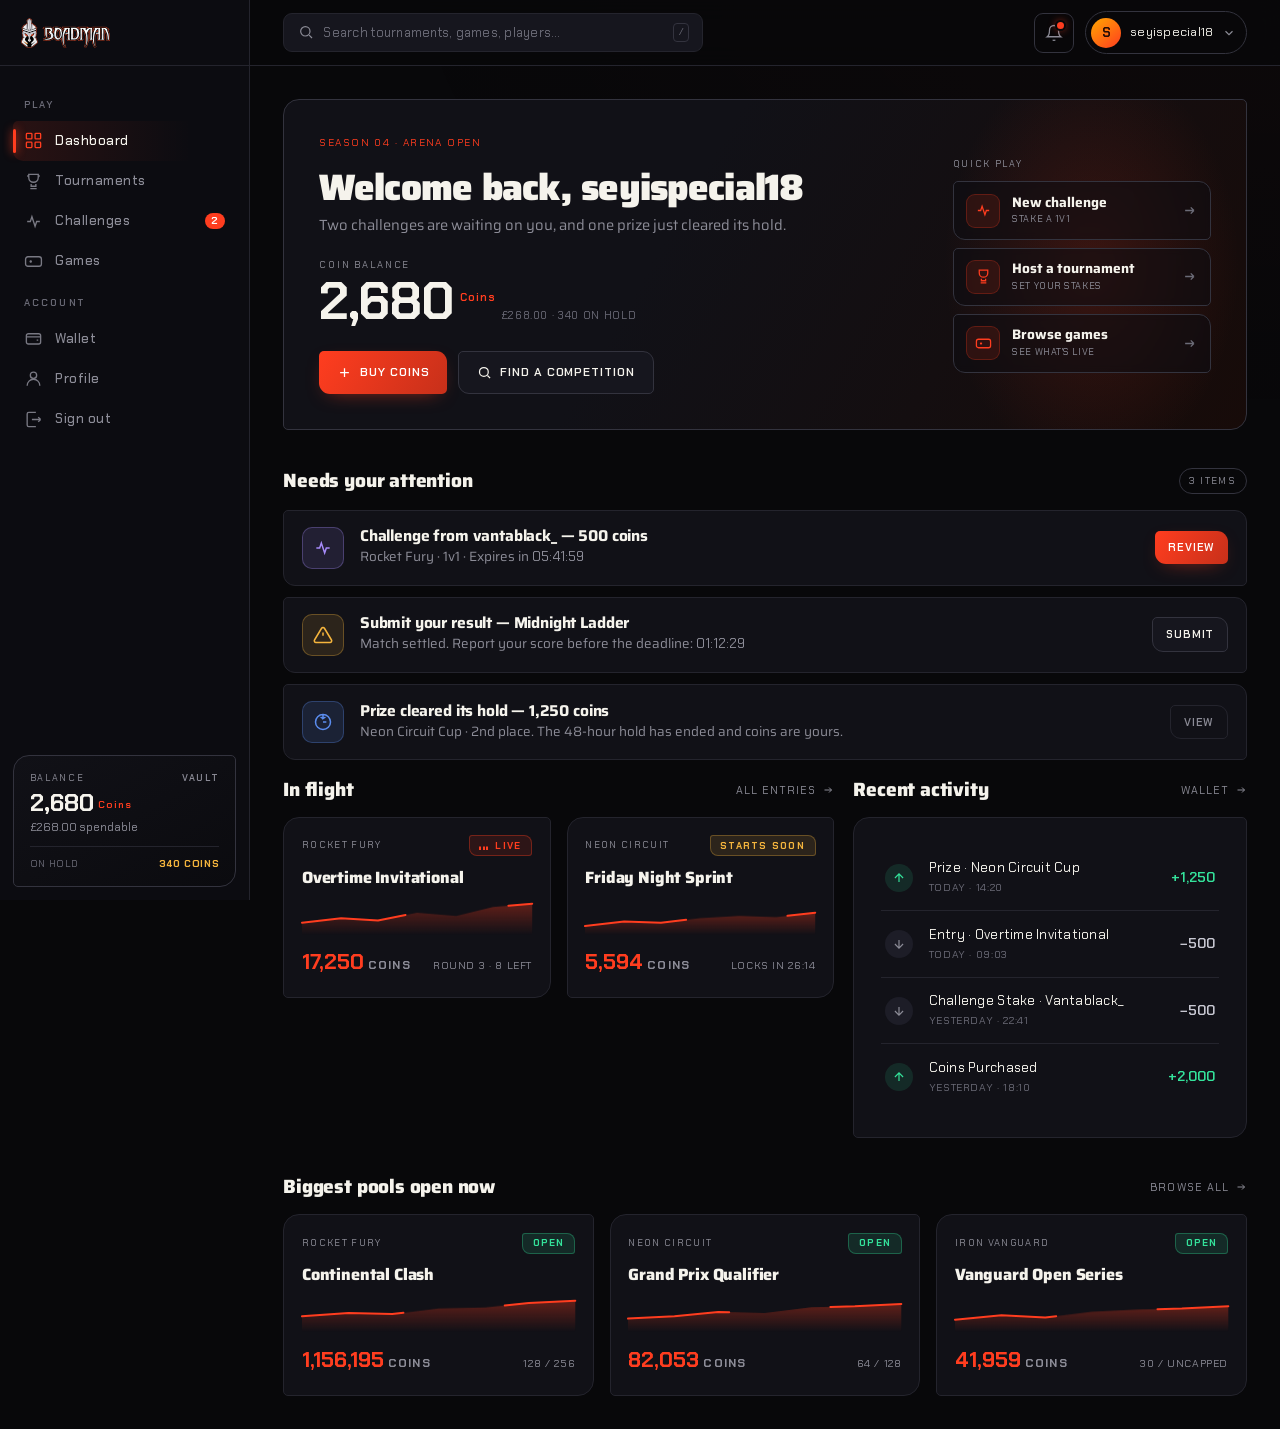
<file: dashboard.html>
<!doctype html>
<html lang="en">
<head>
<meta charset="utf-8">
<meta name="viewport" content="width=device-width,initial-scale=1">
<title>Dashboard · Boadman</title>
<meta name="description" content="Your Boadman arena — what needs you, what's in flight, and the biggest pools open right now.">
<link rel="icon" href="favicon.svg" type="image/svg+xml">
<link rel="preconnect" href="https://fonts.googleapis.com">
<link rel="preconnect" href="https://fonts.gstatic.com" crossorigin>
<link href="https://fonts.googleapis.com/css2?family=Saira:wght@400;500;600;700;800;900&family=Chakra+Petch:wght@400;500;600;700&display=swap" rel="stylesheet">
<link rel="stylesheet" href="assets/app.css">
</head>
<body>
<div class="app">

  <!-- ============ RAIL ============ -->
  <aside class="rail" id="rail">
    <a class="rail__logo" href="index.html" aria-label="Boadman home"><img src="boadman-logo.svg" alt="Boadman"></a>
    <nav class="rail__nav" aria-label="Primary">
      <div class="rail__grp">Play</div>
      <a class="navi" href="dashboard.html" aria-current="page">
        <svg viewBox="0 0 24 24" fill="none" stroke="currentColor" stroke-width="1.7"><rect x="3" y="3" width="7" height="7" rx="1"/><rect x="14" y="3" width="7" height="7" rx="1"/><rect x="3" y="14" width="7" height="7" rx="1"/><rect x="14" y="14" width="7" height="7" rx="1"/></svg>
        Dashboard</a>
      <a class="navi" href="tournaments.html">
        <svg viewBox="0 0 24 24" fill="none" stroke="currentColor" stroke-width="1.7"><path d="M6 3h12v4a6 6 0 0 1-12 0V3Z"/><path d="M9 15v3h6v-3M8 21h8M4 5h2M18 5h2"/></svg>
        Tournaments</a>
      <a class="navi" href="#">
        <svg viewBox="0 0 24 24" fill="none" stroke="currentColor" stroke-width="1.7"><path d="M4 12h4l2-6 4 12 2-6h4"/></svg>
        Challenges <span class="badge">2</span></a>
      <a class="navi" href="#">
        <svg viewBox="0 0 24 24" fill="none" stroke="currentColor" stroke-width="1.7"><rect x="2" y="6" width="20" height="12" rx="3"/><path d="M7 12h3M8.5 10.5v3M15 11h.01M18 13h.01"/></svg>
        Games</a>
      <div class="rail__grp">Account</div>
      <a class="navi" href="#">
        <svg viewBox="0 0 24 24" fill="none" stroke="currentColor" stroke-width="1.7"><rect x="3" y="6" width="18" height="13" rx="2.5"/><path d="M3 10h18M16 14h2"/></svg>
        Wallet</a>
      <a class="navi" href="#">
        <svg viewBox="0 0 24 24" fill="none" stroke="currentColor" stroke-width="1.7"><circle cx="12" cy="8" r="4"/><path d="M4 21a8 8 0 0 1 16 0"/></svg>
        Profile</a>
      <a class="navi" href="index.html">
        <svg viewBox="0 0 24 24" fill="none" stroke="currentColor" stroke-width="1.7"><path d="M15 3H6a2 2 0 0 0-2 2v14a2 2 0 0 0 2 2h9M10 12h11m0 0-3-3m3 3-3 3"/></svg>
        Sign out</a>
    </nav>
    <div class="rail__wallet">
      <div class="lbl"><span>Balance</span><span class="hud coral">Vault</span></div>
      <div class="amt"><span data-count="2680" class="mono">0</span><b>Coins</b></div>
      <div class="gbp">£268.00 spendable</div>
      <div class="hold"><span>On hold</span><b class="mono">340 coins</b></div>
    </div>
  </aside>

  <!-- ============ MAIN ============ -->
  <div class="main">
    <header class="head">
      <button class="burger" id="burger" aria-label="Open menu" aria-expanded="false">
        <svg viewBox="0 0 24 24" fill="none" stroke="currentColor" stroke-width="1.8" width="20" height="20"><path d="M3 6h18M3 12h18M3 18h18"/></svg>
      </button>
      <label class="search">
        <svg viewBox="0 0 24 24" fill="none" stroke="currentColor" stroke-width="1.8"><circle cx="11" cy="11" r="7"/><path d="m21 21-4.3-4.3"/></svg>
        <input type="search" placeholder="Search tournaments, games, players…" aria-label="Search">
        <kbd>/</kbd>
      </label>
      <div class="head__r">
        <button class="iconbtn" aria-label="Notifications, unread"><svg viewBox="0 0 24 24" fill="none" stroke="currentColor" stroke-width="1.7"><path d="M18 8a6 6 0 1 0-12 0c0 7-3 9-3 9h18s-3-2-3-9M13.7 21a2 2 0 0 1-3.4 0"/></svg><span class="ndot"></span></button>
        <button class="avatar"><span class="av">S</span><span class="nm">seyispecial18</span><svg viewBox="0 0 24 24" fill="none" stroke="currentColor" stroke-width="2"><path d="m6 9 6 6 6-6"/></svg></button>
      </div>
    </header>

    <main class="page">

      <svg width="0" height="0" aria-hidden="true" style="position:absolute"><defs>
        <linearGradient id="sg" x1="0" y1="0" x2="0" y2="1">
          <stop offset="0" stop-color="#FF3D1F" stop-opacity=".34"/>
          <stop offset="1" stop-color="#FF3D1F" stop-opacity="0"/>
        </linearGradient>
      </defs></svg>

      <!-- greeting hero -->
      <section class="greet" data-reveal>
        <div class="greet__main">
          <div class="greet__top">
            <span class="greet__ts mono">Season 04 · Arena open</span>
          </div>
          <h1>Welcome back, seyispecial18</h1>
          <p>Two challenges are waiting on you, and one prize just cleared its hold.</p>
          <div class="greet__row">
            <div class="greet__bal">
              <span class="k">Coin balance</span>
              <span class="v mono"><span data-count="2680">0</span><b>Coins</b></span>
              <span class="sub">£268.00 · 340 on hold</span>
            </div>
            <div class="greet__cta">
              <a class="btn btn--primary" href="#" data-demo-load>
                <svg viewBox="0 0 24 24" fill="none" stroke="currentColor" stroke-width="2"><path d="M12 5v14M5 12h14"/></svg>Buy coins</a>
              <a class="btn btn--ghost" href="tournaments.html">
                <svg viewBox="0 0 24 24" fill="none" stroke="currentColor" stroke-width="2"><circle cx="11" cy="11" r="7"/><path d="m21 21-4.3-4.3"/></svg>Find a competition</a>
            </div>
          </div>
        </div>
        <aside class="greet__aside">
          <span class="lbl">Quick play</span>
          <a class="qp" href="#">
            <span class="qp__ic"><svg viewBox="0 0 24 24" fill="none" stroke="currentColor" stroke-width="1.8"><path d="M4 12h4l2-6 4 12 2-6h4"/></svg></span>
            <span class="qp__t"><span class="nm">New challenge</span><span class="ds">Stake a 1v1</span></span>
            <span class="qp__go"><svg viewBox="0 0 24 24" fill="none" stroke="currentColor" stroke-width="2.2"><path d="M5 12h14m0 0-5-5m5 5-5 5"/></svg></span>
          </a>
          <a class="qp" href="#">
            <span class="qp__ic"><svg viewBox="0 0 24 24" fill="none" stroke="currentColor" stroke-width="1.8"><path d="M6 3h12v4a6 6 0 0 1-12 0V3Z"/><path d="M9 15v3h6v-3M8 21h8"/></svg></span>
            <span class="qp__t"><span class="nm">Host a tournament</span><span class="ds">Set your stakes</span></span>
            <span class="qp__go"><svg viewBox="0 0 24 24" fill="none" stroke="currentColor" stroke-width="2.2"><path d="M5 12h14m0 0-5-5m5 5-5 5"/></svg></span>
          </a>
          <a class="qp" href="#">
            <span class="qp__ic"><svg viewBox="0 0 24 24" fill="none" stroke="currentColor" stroke-width="1.8"><rect x="2" y="6" width="20" height="12" rx="3"/><path d="M7 12h3M8.5 10.5v3M15 11h.01M18 13h.01"/></svg></span>
            <span class="qp__t"><span class="nm">Browse games</span><span class="ds">See what's live</span></span>
            <span class="qp__go"><svg viewBox="0 0 24 24" fill="none" stroke="currentColor" stroke-width="2.2"><path d="M5 12h14m0 0-5-5m5 5-5 5"/></svg></span>
          </a>
        </aside>
      </section>

      <!-- attention queue -->
      <section class="sec" data-reveal>
        <div class="sec__h">
          <h2>Needs your attention</h2>
          <span class="count mono">3 items</span>
        </div>
        <div class="attn">
          <div class="attn__row">
            <div class="attn__ico iris">
              <svg viewBox="0 0 24 24" fill="none" stroke="currentColor" stroke-width="1.8"><path d="M4 12h4l2-6 4 12 2-6h4"/></svg>
            </div>
            <div class="attn__b">
              <h3>Challenge from vantablack_ — 500 coins</h3>
              <p>Rocket Fury · 1v1 · Expires in <span class="mono" data-countdown="05:42:00" data-expired="Expired">—</span></p>
            </div>
            <a class="btn btn--primary btn--sm" href="#">Review</a>
          </div>
          <div class="attn__row">
            <div class="attn__ico warn">
              <svg viewBox="0 0 24 24" fill="none" stroke="currentColor" stroke-width="1.8"><path d="M12 9v4M12 17h.01M10.3 3.9 1.8 18a2 2 0 0 0 1.7 3h17a2 2 0 0 0 1.7-3L13.7 3.9a2 2 0 0 0-3.4 0Z"/></svg>
            </div>
            <div class="attn__b">
              <h3>Submit your result — Midnight Ladder</h3>
              <p>Match settled. Report your score before the deadline: <span class="mono" data-countdown="01:12:30" data-expired="Deadline passed">—</span></p>
            </div>
            <a class="btn btn--ghost btn--sm" href="#">Submit</a>
          </div>
          <div class="attn__row">
            <div class="attn__ico info">
              <svg viewBox="0 0 24 24" fill="none" stroke="currentColor" stroke-width="1.8"><path d="M12 2v6l3-2M12 8 9 6M3 12a9 9 0 1 0 18 0 9 9 0 0 0-18 0Z"/><path d="M12 12h4"/></svg>
            </div>
            <div class="attn__b">
              <h3>Prize cleared its hold — 1,250 coins</h3>
              <p>Neon Circuit Cup · 2nd place. The 48-hour hold has ended and coins are yours.</p>
            </div>
            <a class="btn btn--soft btn--sm" href="#">View</a>
          </div>
        </div>
      </section>

      <!-- in-flight + activity -->
      <section class="sec detail-2" data-reveal>
        <div>
          <div class="sec__h"><h2>In flight</h2><a class="link" href="tournaments.html">All entries<svg viewBox="0 0 24 24" fill="none" stroke="currentColor" stroke-width="2" width="12" height="12"><path d="M5 12h14m0 0-5-5m5 5-5 5"/></svg></a></div>
          <div class="grid-2">
            <article class="pool hoverable">
              <div class="pool__top"><span class="pool__game mono">Rocket Fury</span><span class="chip chip--live"><span class="livebars" aria-hidden="true"><i></i><i></i><i></i></span>Live</span></div>
              <h3>Overtime Invitational</h3>
              <svg class="spark" viewBox="0 0 100 34" preserveAspectRatio="none" aria-hidden="true">
                <path class="spark__area" d="M0,23 L17,19 L33,21 L50,14 L67,17 L83,9 L100,6 L100,34 L0,34 Z"/>
                <path class="spark__line" pathLength="1" d="M0,23 L17,19 L33,21 L50,14 L67,17 L83,9 L100,6"/>
              </svg>
              <div class="pool__nums"><span class="pool__pool mono"><span data-count="18500">0</span><small>coins</small></span><span class="pool__meta">Round 3 · 8 left</span></div>
            </article>
            <article class="pool hoverable">
              <div class="pool__top"><span class="pool__game mono">Neon Circuit</span><span class="chip chip--soon">Starts soon</span></div>
              <h3>Friday Night Sprint</h3>
              <svg class="spark" viewBox="0 0 100 34" preserveAspectRatio="none" aria-hidden="true">
                <path class="spark__area" d="M0,26 L17,22 L33,23 L50,19 L67,17 L83,18 L100,14 L100,34 L0,34 Z"/>
                <path class="spark__line" pathLength="1" d="M0,26 L17,22 L33,23 L50,19 L67,17 L83,18 L100,14"/>
              </svg>
              <div class="pool__nums"><span class="pool__pool mono"><span data-count="6000">0</span><small>coins</small></span><span class="pool__meta">Locks in <span class="mono" data-countdown="00:26:15" data-expired="Locked">—</span></span></div>
            </article>
          </div>
        </div>
        <div>
          <div class="sec__h"><h2>Recent activity</h2><a class="link" href="#">Wallet<svg viewBox="0 0 24 24" fill="none" stroke="currentColor" stroke-width="2" width="12" height="12"><path d="M5 12h14m0 0-5-5m5 5-5 5"/></svg></a></div>
          <div class="panel panel--pad">
            <div class="ledger">
              <div class="ledger__row">
                <div class="ledger__ic pos"><svg viewBox="0 0 24 24" fill="none" stroke="currentColor" stroke-width="2"><path d="M12 19V5M5 12l7-7 7 7"/></svg></div>
                <div class="ledger__t"><div class="nm">Prize · Neon Circuit Cup</div><div class="dt">Today · 14:20</div></div>
                <div class="ledger__amt pos mono">+1,250</div>
              </div>
              <div class="ledger__row">
                <div class="ledger__ic neg"><svg viewBox="0 0 24 24" fill="none" stroke="currentColor" stroke-width="2"><path d="M12 5v14M19 12l-7 7-7-7"/></svg></div>
                <div class="ledger__t"><div class="nm">Entry · Overtime Invitational</div><div class="dt">Today · 09:03</div></div>
                <div class="ledger__amt neg mono">−500</div>
              </div>
              <div class="ledger__row">
                <div class="ledger__ic neg"><svg viewBox="0 0 24 24" fill="none" stroke="currentColor" stroke-width="2"><path d="M12 5v14M19 12l-7 7-7-7"/></svg></div>
                <div class="ledger__t"><div class="nm">Challenge stake · vantablack_</div><div class="dt">Yesterday · 22:41</div></div>
                <div class="ledger__amt neg mono">−500</div>
              </div>
              <div class="ledger__row">
                <div class="ledger__ic pos"><svg viewBox="0 0 24 24" fill="none" stroke="currentColor" stroke-width="2"><path d="M12 19V5M5 12l7-7 7 7"/></svg></div>
                <div class="ledger__t"><div class="nm">Coins purchased</div><div class="dt">Yesterday · 18:10</div></div>
                <div class="ledger__amt pos mono">+2,000</div>
              </div>
            </div>
          </div>
        </div>
      </section>

      <!-- top live pools -->
      <section class="sec" data-reveal>
        <div class="sec__h">
          <h2>Biggest pools open now</h2>
          <a class="link" href="tournaments.html">Browse all<svg viewBox="0 0 24 24" fill="none" stroke="currentColor" stroke-width="2" width="12" height="12"><path d="M5 12h14m0 0-5-5m5 5-5 5"/></svg></a>
        </div>
        <div class="grid-3">
          <article class="pool hoverable">
            <div class="pool__top"><span class="pool__game mono">Rocket Fury</span><span class="chip chip--open">Open</span></div>
            <h3>Continental Clash</h3>
            <svg class="spark" viewBox="0 0 100 34" preserveAspectRatio="none" aria-hidden="true">
              <path class="spark__area" d="M0,20 L17,17 L33,18 L50,13 L67,12 L83,8 L100,6 L100,34 L0,34 Z"/>
              <path class="spark__line" pathLength="1" d="M0,20 L17,17 L33,18 L50,13 L67,12 L83,8 L100,6"/>
            </svg>
            <div class="pool__nums"><span class="pool__pool mono"><span data-count="1240000">0</span><small>coins</small></span><span class="pool__meta">128 / 256</span></div>
          </article>
          <article class="pool hoverable">
            <div class="pool__top"><span class="pool__game mono">Neon Circuit</span><span class="chip chip--open">Open</span></div>
            <h3>Grand Prix Qualifier</h3>
            <svg class="spark" viewBox="0 0 100 34" preserveAspectRatio="none" aria-hidden="true">
              <path class="spark__area" d="M0,22 L17,20 L33,16 L50,17 L67,12 L83,11 L100,9 L100,34 L0,34 Z"/>
              <path class="spark__line" pathLength="1" d="M0,22 L17,20 L33,16 L50,17 L67,12 L83,11 L100,9"/>
            </svg>
            <div class="pool__nums"><span class="pool__pool mono"><span data-count="88000">0</span><small>coins</small></span><span class="pool__meta">64 / 128</span></div>
          </article>
          <article class="pool hoverable">
            <div class="pool__top"><span class="pool__game mono">Iron Vanguard</span><span class="chip chip--open">Open</span></div>
            <h3>Vanguard Open Series</h3>
            <svg class="spark" viewBox="0 0 100 34" preserveAspectRatio="none" aria-hidden="true">
              <path class="spark__area" d="M0,23 L17,19 L33,21 L50,16 L67,14 L83,13 L100,11 L100,34 L0,34 Z"/>
              <path class="spark__line" pathLength="1" d="M0,23 L17,19 L33,21 L50,16 L67,14 L83,13 L100,11"/>
            </svg>
            <div class="pool__nums"><span class="pool__pool mono"><span data-count="45000">0</span><small>coins</small></span><span class="pool__meta">30 / uncapped</span></div>
          </article>
        </div>
      </section>

    </main>
  </div>
</div>
<script src="assets/app.js"></script>
</body>
</html>
</file>
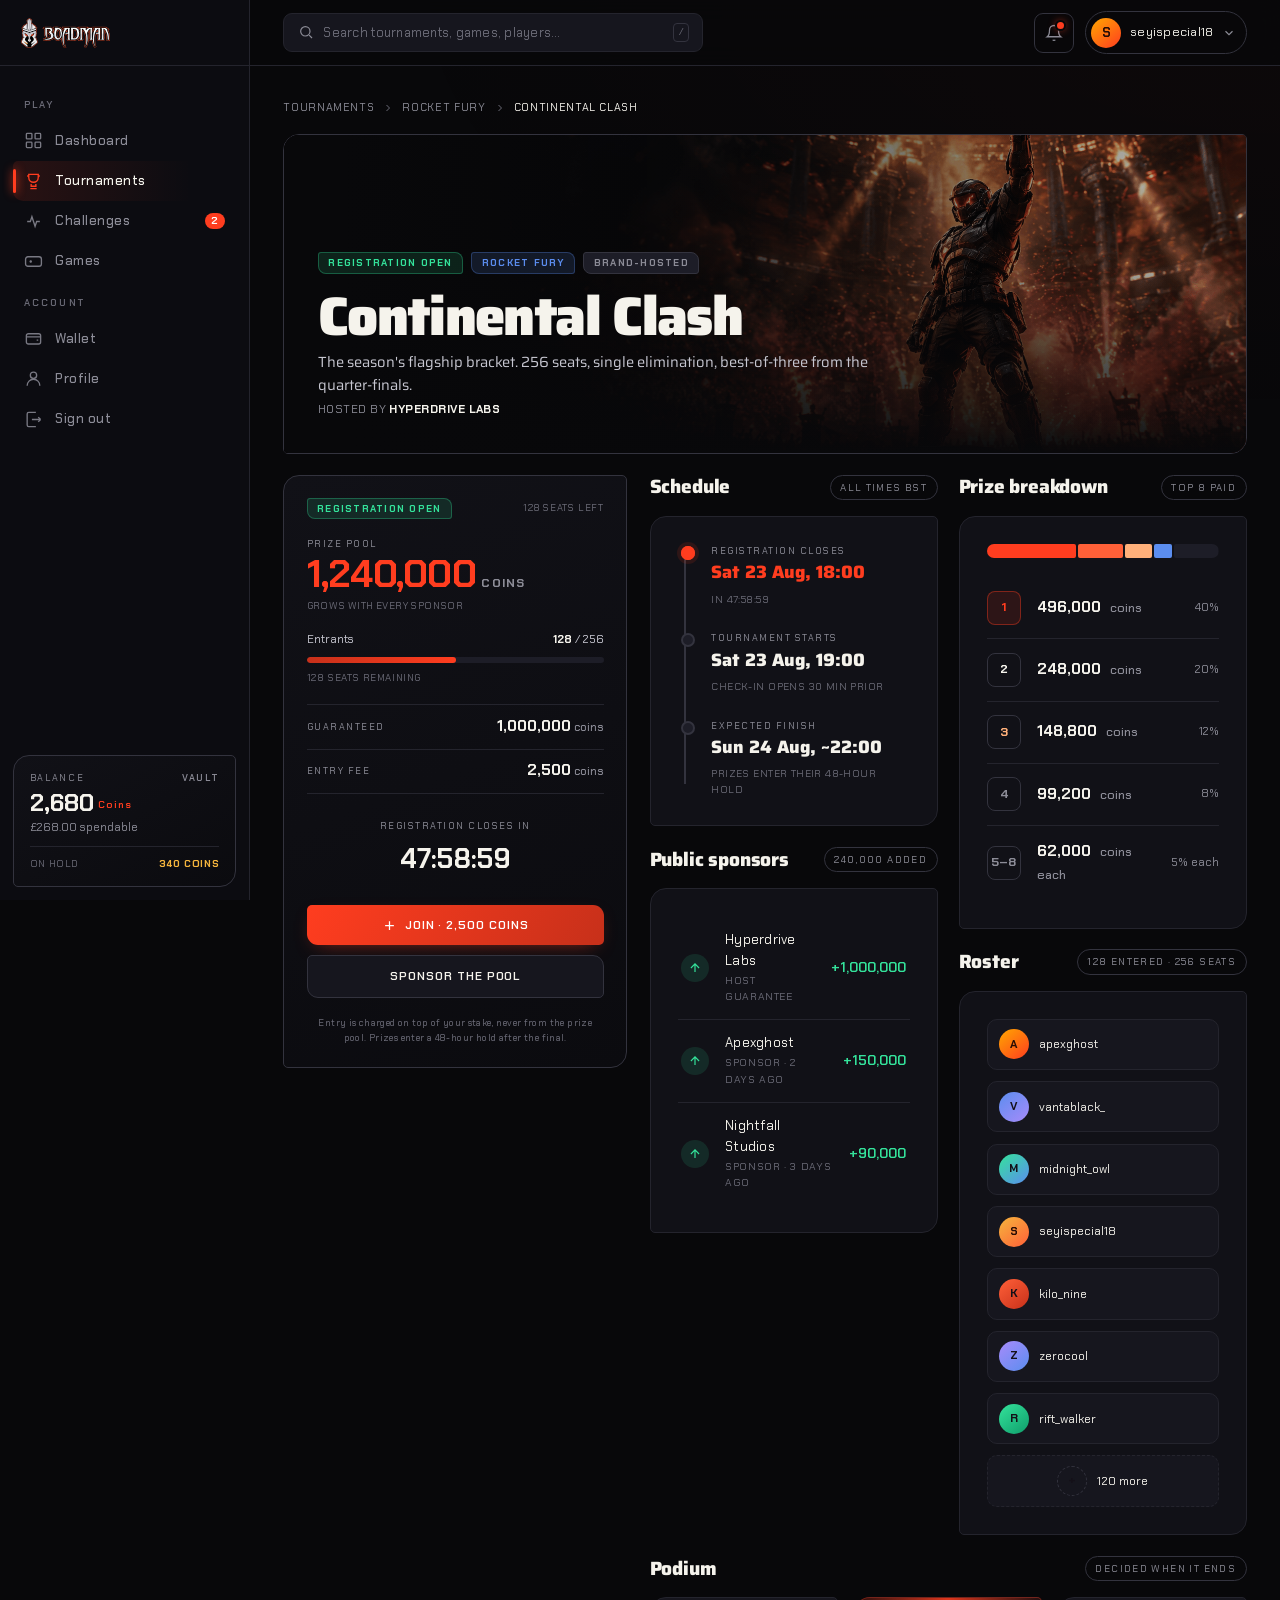
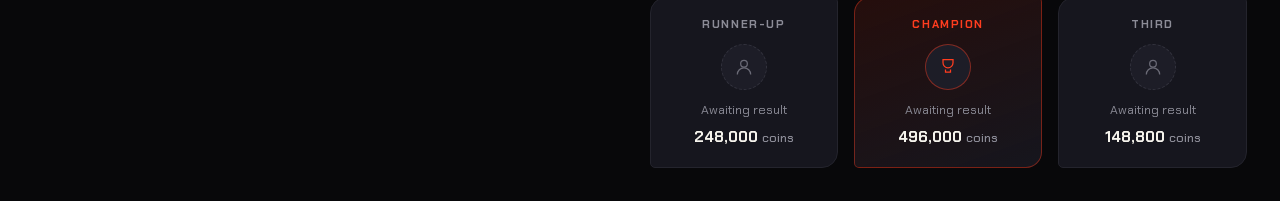
<file: tournament-detail.html>
<!doctype html>
<html lang="en">
<head>
<meta charset="utf-8">
<meta name="viewport" content="width=device-width,initial-scale=1">
<title>Continental Clash · Boadman</title>
<meta name="description" content="Continental Clash — a Rocket Fury tournament on Boadman. Prize pool, schedule, prize breakdown and roster.">
<link rel="icon" href="favicon.svg" type="image/svg+xml">
<link rel="preconnect" href="https://fonts.googleapis.com">
<link rel="preconnect" href="https://fonts.gstatic.com" crossorigin>
<link href="https://fonts.googleapis.com/css2?family=Saira:wght@400;500;600;700;800;900&family=Chakra+Petch:wght@400;500;600;700&display=swap" rel="stylesheet">
<link rel="stylesheet" href="assets/app.css">
</head>
<body>
<div class="app">

  <aside class="rail" id="rail">
    <a class="rail__logo" href="index.html" aria-label="Boadman home"><img src="boadman-logo.svg" alt="Boadman"></a>
    <nav class="rail__nav" aria-label="Primary">
      <div class="rail__grp">Play</div>
      <a class="navi" href="dashboard.html">
        <svg viewBox="0 0 24 24" fill="none" stroke="currentColor" stroke-width="1.7"><rect x="3" y="3" width="7" height="7" rx="1"/><rect x="14" y="3" width="7" height="7" rx="1"/><rect x="3" y="14" width="7" height="7" rx="1"/><rect x="14" y="14" width="7" height="7" rx="1"/></svg>
        Dashboard</a>
      <a class="navi" href="tournaments.html" aria-current="page">
        <svg viewBox="0 0 24 24" fill="none" stroke="currentColor" stroke-width="1.7"><path d="M6 3h12v4a6 6 0 0 1-12 0V3Z"/><path d="M9 15v3h6v-3M8 21h8M4 5h2M18 5h2"/></svg>
        Tournaments</a>
      <a class="navi" href="#">
        <svg viewBox="0 0 24 24" fill="none" stroke="currentColor" stroke-width="1.7"><path d="M4 12h4l2-6 4 12 2-6h4"/></svg>
        Challenges <span class="badge">2</span></a>
      <a class="navi" href="#">
        <svg viewBox="0 0 24 24" fill="none" stroke="currentColor" stroke-width="1.7"><rect x="2" y="6" width="20" height="12" rx="3"/><path d="M7 12h3M8.5 10.5v3M15 11h.01M18 13h.01"/></svg>
        Games</a>
      <div class="rail__grp">Account</div>
      <a class="navi" href="#">
        <svg viewBox="0 0 24 24" fill="none" stroke="currentColor" stroke-width="1.7"><rect x="3" y="6" width="18" height="13" rx="2.5"/><path d="M3 10h18M16 14h2"/></svg>
        Wallet</a>
      <a class="navi" href="#">
        <svg viewBox="0 0 24 24" fill="none" stroke="currentColor" stroke-width="1.7"><circle cx="12" cy="8" r="4"/><path d="M4 21a8 8 0 0 1 16 0"/></svg>
        Profile</a>
      <a class="navi" href="index.html">
        <svg viewBox="0 0 24 24" fill="none" stroke="currentColor" stroke-width="1.7"><path d="M15 3H6a2 2 0 0 0-2 2v14a2 2 0 0 0 2 2h9M10 12h11m0 0-3-3m3 3-3 3"/></svg>
        Sign out</a>
    </nav>
    <div class="rail__wallet">
      <div class="lbl"><span>Balance</span><span class="hud coral">Vault</span></div>
      <div class="amt"><span data-count="2680" class="mono">0</span><b>Coins</b></div>
      <div class="gbp">£268.00 spendable</div>
      <div class="hold"><span>On hold</span><b class="mono">340 coins</b></div>
    </div>
  </aside>

  <div class="main">
    <header class="head">
      <button class="burger" id="burger" aria-label="Open menu" aria-expanded="false">
        <svg viewBox="0 0 24 24" fill="none" stroke="currentColor" stroke-width="1.8" width="20" height="20"><path d="M3 6h18M3 12h18M3 18h18"/></svg>
      </button>
      <label class="search">
        <svg viewBox="0 0 24 24" fill="none" stroke="currentColor" stroke-width="1.8"><circle cx="11" cy="11" r="7"/><path d="m21 21-4.3-4.3"/></svg>
        <input type="search" placeholder="Search tournaments, games, players…" aria-label="Search">
        <kbd>/</kbd>
      </label>
      <div class="head__r">
        <button class="iconbtn" aria-label="Notifications, unread"><svg viewBox="0 0 24 24" fill="none" stroke="currentColor" stroke-width="1.7"><path d="M18 8a6 6 0 1 0-12 0c0 7-3 9-3 9h18s-3-2-3-9M13.7 21a2 2 0 0 1-3.4 0"/></svg><span class="ndot"></span></button>
        <button class="avatar"><span class="av">S</span><span class="nm">seyispecial18</span><svg viewBox="0 0 24 24" fill="none" stroke="currentColor" stroke-width="2"><path d="m6 9 6 6 6-6"/></svg></button>
      </div>
    </header>

    <main class="page">

      <!-- breadcrumb -->
      <nav class="crumb" aria-label="Breadcrumb">
        <a href="tournaments.html">Tournaments</a>
        <svg viewBox="0 0 24 24" fill="none" stroke="currentColor" stroke-width="2"><path d="m9 18 6-6-6-6"/></svg>
        <a href="tournaments.html">Rocket Fury</a>
        <svg viewBox="0 0 24 24" fill="none" stroke="currentColor" stroke-width="2"><path d="m9 18 6-6-6-6"/></svg>
        <span class="cur">Continental Clash</span>
      </nav>

      <!-- hero: identity band (actions live in the stake console) -->
      <section class="dhero" data-reveal>
        <div class="dhero__bg">
          <img src="images/detail-continental-clash.png" alt="" onerror="this.onerror=null;this.src='images/tournament-fighting.png'">
          <div class="fill"></div>
        </div>
        <div class="dhero__scrim"></div>
        <div class="dhero__in">
          <div class="dhero__badges">
            <span class="chip chip--open">Registration open</span>
            <span class="chip chip--info">Rocket Fury</span>
            <span class="chip chip--done">Brand-hosted</span>
          </div>
          <h1>Continental Clash</h1>
          <p class="dhero__sub">The season's flagship bracket. 256 seats, single elimination, best-of-three from the quarter-finals.</p>
          <div class="dhero__host">Hosted by <b>Hyperdrive Labs</b></div>
        </div>
      </section>

      <!-- command dossier: sticky stake console + scrolling detail -->
      <div class="dpage">

        <aside class="stake" data-reveal>
          <div class="stake__state">
            <span class="chip chip--open">Registration open</span>
            <span class="live-note">128 seats left</span>
          </div>
          <div class="stake__pool">
            <span class="k">Prize pool</span>
            <div class="v"><span class="mono" data-count="1240000">0</span><small>coins</small></div>
            <div class="note">Grows with every sponsor</div>
          </div>
          <div class="stake__seats">
            <div class="row"><span>Entrants</span><span><b>128</b> / 256</span></div>
            <div class="progress"><div class="progress__fill" style="width:50%"></div></div>
            <div class="foot">128 seats remaining</div>
          </div>
          <div class="stake__ledger">
            <div class="lg"><span class="k">Guaranteed</span><span class="v mono">1,000,000<small>coins</small></span></div>
            <div class="lg"><span class="k">Entry fee</span><span class="v mono">2,500<small>coins</small></span></div>
          </div>
          <div class="stake__cd">
            <span class="k">Registration closes in</span>
            <div class="v mono" data-countdown="47:59:00" data-expired="Registration closed">—</div>
          </div>
          <div class="stake__cta">
            <a class="btn btn--primary" href="#" data-demo-load>
              <svg viewBox="0 0 24 24" fill="none" stroke="currentColor" stroke-width="2"><path d="M12 5v14M5 12h14"/></svg>Join · 2,500 coins</a>
            <a class="btn btn--ghost" href="#">Sponsor the pool</a>
          </div>
          <p class="stake__fine">Entry is charged on top of your stake, never from the prize pool. Prizes enter a 48-hour hold after the final.</p>
        </aside>

        <div class="dossier">

         <!-- lane 1: when + who's backing it -->
         <div class="dcol">

          <!-- schedule as a vertical timeline -->
          <section data-reveal>
            <div class="sec__h"><h2>Schedule</h2><span class="count mono">All times BST</span></div>
            <div class="panel panel--pad">
              <ol class="timeline">
                <li class="tl now">
                  <span class="tl__node"></span>
                  <span class="k">Registration closes</span>
                  <span class="v">Sat 23 Aug, 18:00</span>
                  <span class="foot">In <span class="mono" data-countdown="47:59:00" data-expired="Closed">—</span></span>
                </li>
                <li class="tl next">
                  <span class="tl__node"></span>
                  <span class="k">Tournament starts</span>
                  <span class="v">Sat 23 Aug, 19:00</span>
                  <span class="foot">Check-in opens 30 min prior</span>
                </li>
                <li class="tl next">
                  <span class="tl__node"></span>
                  <span class="k">Expected finish</span>
                  <span class="v">Sun 24 Aug, ~22:00</span>
                  <span class="foot">Prizes enter their 48-hour hold</span>
                </li>
              </ol>
            </div>
          </section>

          <!-- public sponsors -->
          <section data-reveal>
            <div class="sec__h"><h2>Public sponsors</h2><span class="count mono">240,000 added</span></div>
            <div class="panel panel--pad">
              <div class="ledger">
                <div class="ledger__row">
                  <div class="ledger__ic pos"><svg viewBox="0 0 24 24" fill="none" stroke="currentColor" stroke-width="2"><path d="M12 19V5M5 12l7-7 7 7"/></svg></div>
                  <div class="ledger__t"><div class="nm">Hyperdrive Labs</div><div class="dt">Host guarantee</div></div>
                  <div class="ledger__amt pos mono">+1,000,000</div>
                </div>
                <div class="ledger__row">
                  <div class="ledger__ic pos"><svg viewBox="0 0 24 24" fill="none" stroke="currentColor" stroke-width="2"><path d="M12 19V5M5 12l7-7 7 7"/></svg></div>
                  <div class="ledger__t"><div class="nm">apexghost</div><div class="dt">Sponsor · 2 days ago</div></div>
                  <div class="ledger__amt pos mono">+150,000</div>
                </div>
                <div class="ledger__row">
                  <div class="ledger__ic pos"><svg viewBox="0 0 24 24" fill="none" stroke="currentColor" stroke-width="2"><path d="M12 19V5M5 12l7-7 7 7"/></svg></div>
                  <div class="ledger__t"><div class="nm">Nightfall Studios</div><div class="dt">Sponsor · 3 days ago</div></div>
                  <div class="ledger__amt pos mono">+90,000</div>
                </div>
              </div>
            </div>
          </section>

         </div>

         <!-- lane 2: what's at stake + who's in -->
         <div class="dcol">

          <!-- prize breakdown with distribution bar -->
          <section data-reveal>
            <div class="sec__h"><h2>Prize breakdown</h2><span class="count mono">Top 8 paid</span></div>
            <div class="panel panel--pad">
              <div class="distbar" role="img" aria-label="Pot split: 1st 40%, 2nd 20%, 3rd 12%, 4th 8%, 5th to 8th 20%">
                <i class="g1" style="flex:40"></i><i class="g2" style="flex:20"></i><i class="g3" style="flex:12"></i><i class="g4" style="flex:8"></i><i class="rest" style="flex:20"></i>
              </div>
              <div class="pbreak">
                <div class="pbreak__row"><span class="pbreak__rk g1">1</span><span class="pbreak__amt mono">496,000 <small>coins</small></span><span class="pbreak__pct mono">40%</span></div>
                <div class="pbreak__row"><span class="pbreak__rk g2">2</span><span class="pbreak__amt mono">248,000 <small>coins</small></span><span class="pbreak__pct mono">20%</span></div>
                <div class="pbreak__row"><span class="pbreak__rk g3">3</span><span class="pbreak__amt mono">148,800 <small>coins</small></span><span class="pbreak__pct mono">12%</span></div>
                <div class="pbreak__row"><span class="pbreak__rk g4">4</span><span class="pbreak__amt mono">99,200 <small>coins</small></span><span class="pbreak__pct mono">8%</span></div>
                <div class="pbreak__row"><span class="pbreak__rk">5–8</span><span class="pbreak__amt mono">62,000 <small>coins each</small></span><span class="pbreak__pct mono">5% each</span></div>
              </div>
            </div>
          </section>

          <!-- roster -->
          <section data-reveal>
            <div class="sec__h"><h2>Roster</h2><span class="count mono">128 entered · 256 seats</span></div>
            <div class="panel panel--pad">
              <div class="roster">
                <div class="rost"><span class="av" style="background:linear-gradient(140deg,#FFA700,#FF3D1F);color:#2a0d05">A</span><span class="nm">apexghost</span></div>
                <div class="rost"><span class="av" style="background:linear-gradient(140deg,#5B8DEF,#A78BFA)">V</span><span class="nm">vantablack_</span></div>
                <div class="rost"><span class="av" style="background:linear-gradient(140deg,#34E39B,#5B8DEF)">M</span><span class="nm">midnight_owl</span></div>
                <div class="rost"><span class="av" style="background:linear-gradient(140deg,#F5B53D,#FF6038);color:#2a0d05">S</span><span class="nm">seyispecial18</span></div>
                <div class="rost"><span class="av" style="background:linear-gradient(140deg,#FF6038,#C7301A)">K</span><span class="nm">kilo_nine</span></div>
                <div class="rost"><span class="av" style="background:linear-gradient(140deg,#A78BFA,#5B8DEF)">Z</span><span class="nm">zerocool</span></div>
                <div class="rost"><span class="av" style="background:linear-gradient(140deg,#34E39B,#0f9d6b)">R</span><span class="nm">rift_walker</span></div>
                <div class="rost more"><span class="av">+</span><span class="nm">120 more</span></div>
              </div>
            </div>
          </section>

         </div>

          <!-- podium (empty places before it's over) -->
          <section class="span2" data-reveal>
            <div class="sec__h"><h2>Podium</h2><span class="count mono">Decided when it ends</span></div>
            <div class="podium">
              <div class="pod p2">
                <div class="rk">Runner-up</div>
                <div class="av"><svg viewBox="0 0 24 24" fill="none" stroke="currentColor" stroke-width="1.5" width="20" height="20"><circle cx="12" cy="8" r="4"/><path d="M4 21a8 8 0 0 1 16 0"/></svg></div>
                <div class="nm">Awaiting result</div>
                <div class="amt mono">248,000 <small style="color:var(--muted);font-weight:500">coins</small></div>
              </div>
              <div class="pod p1">
                <div class="rk">Champion</div>
                <div class="av"><svg viewBox="0 0 24 24" fill="none" stroke="currentColor" stroke-width="1.5" width="20" height="20"><path d="M6 3h12v4a6 6 0 0 1-12 0V3ZM9 15v3h6v-3"/></svg></div>
                <div class="nm">Awaiting result</div>
                <div class="amt mono">496,000 <small style="color:var(--muted);font-weight:500">coins</small></div>
              </div>
              <div class="pod p3">
                <div class="rk">Third</div>
                <div class="av"><svg viewBox="0 0 24 24" fill="none" stroke="currentColor" stroke-width="1.5" width="20" height="20"><circle cx="12" cy="8" r="4"/><path d="M4 21a8 8 0 0 1 16 0"/></svg></div>
                <div class="nm">Awaiting result</div>
                <div class="amt mono">148,800 <small style="color:var(--muted);font-weight:500">coins</small></div>
              </div>
            </div>
          </section>

        </div>
      </div>

    </main>
  </div>
</div>
<script src="assets/app.js"></script>
</body>
</html>
</file>
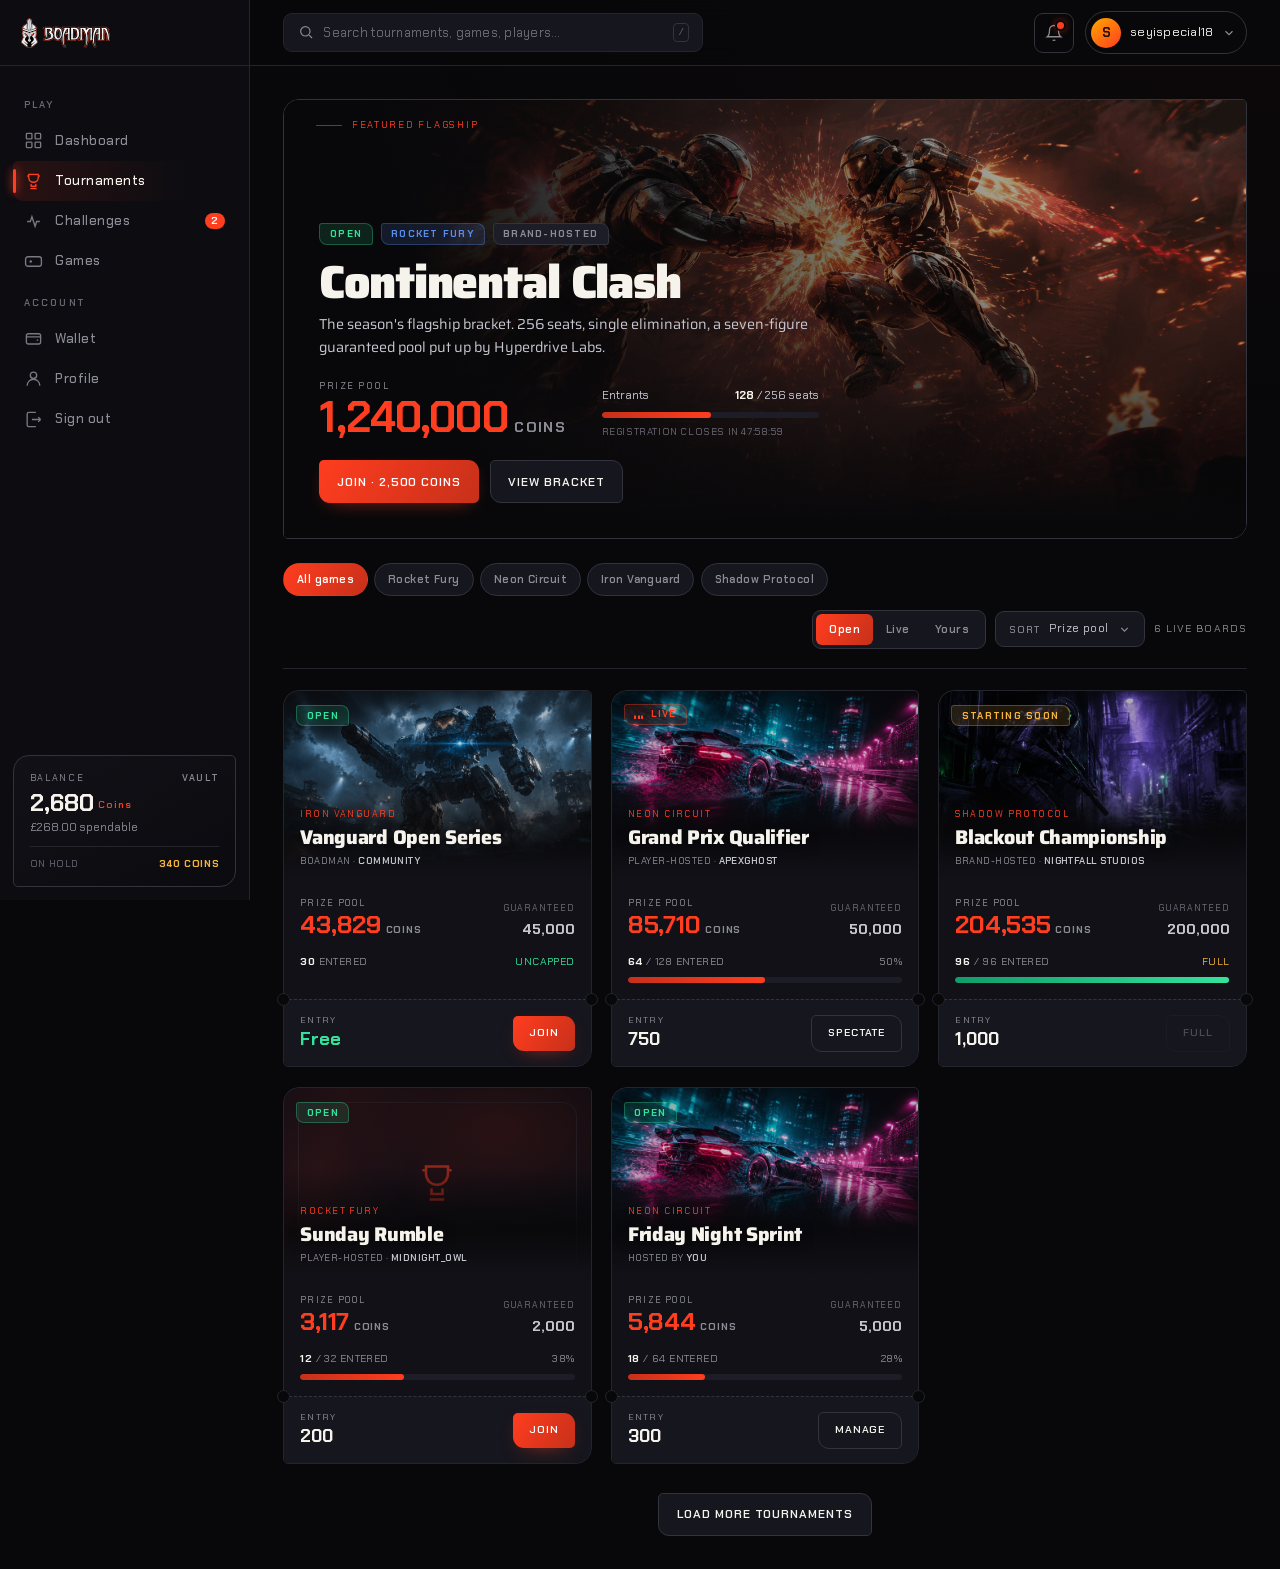
<file: tournaments.html>
<!doctype html>
<html lang="en">
<head>
<meta charset="utf-8">
<meta name="viewport" content="width=device-width,initial-scale=1">
<title>Tournaments · Boadman</title>
<meta name="description" content="Find a competition to enter. Filter by game, status, entry fee — every view is a shareable link.">
<link rel="icon" href="favicon.svg" type="image/svg+xml">
<link rel="preconnect" href="https://fonts.googleapis.com">
<link rel="preconnect" href="https://fonts.gstatic.com" crossorigin>
<link href="https://fonts.googleapis.com/css2?family=Saira:wght@400;500;600;700;800;900&family=Chakra+Petch:wght@400;500;600;700&display=swap" rel="stylesheet">
<link rel="stylesheet" href="assets/app.css">
</head>
<body>
<div class="app">

  <aside class="rail" id="rail">
    <a class="rail__logo" href="index.html" aria-label="Boadman home"><img src="boadman-logo.svg" alt="Boadman"></a>
    <nav class="rail__nav" aria-label="Primary">
      <div class="rail__grp">Play</div>
      <a class="navi" href="dashboard.html">
        <svg viewBox="0 0 24 24" fill="none" stroke="currentColor" stroke-width="1.7"><rect x="3" y="3" width="7" height="7" rx="1"/><rect x="14" y="3" width="7" height="7" rx="1"/><rect x="3" y="14" width="7" height="7" rx="1"/><rect x="14" y="14" width="7" height="7" rx="1"/></svg>
        Dashboard</a>
      <a class="navi" href="tournaments.html" aria-current="page">
        <svg viewBox="0 0 24 24" fill="none" stroke="currentColor" stroke-width="1.7"><path d="M6 3h12v4a6 6 0 0 1-12 0V3Z"/><path d="M9 15v3h6v-3M8 21h8M4 5h2M18 5h2"/></svg>
        Tournaments</a>
      <a class="navi" href="#">
        <svg viewBox="0 0 24 24" fill="none" stroke="currentColor" stroke-width="1.7"><path d="M4 12h4l2-6 4 12 2-6h4"/></svg>
        Challenges <span class="badge">2</span></a>
      <a class="navi" href="#">
        <svg viewBox="0 0 24 24" fill="none" stroke="currentColor" stroke-width="1.7"><rect x="2" y="6" width="20" height="12" rx="3"/><path d="M7 12h3M8.5 10.5v3M15 11h.01M18 13h.01"/></svg>
        Games</a>
      <div class="rail__grp">Account</div>
      <a class="navi" href="#">
        <svg viewBox="0 0 24 24" fill="none" stroke="currentColor" stroke-width="1.7"><rect x="3" y="6" width="18" height="13" rx="2.5"/><path d="M3 10h18M16 14h2"/></svg>
        Wallet</a>
      <a class="navi" href="#">
        <svg viewBox="0 0 24 24" fill="none" stroke="currentColor" stroke-width="1.7"><circle cx="12" cy="8" r="4"/><path d="M4 21a8 8 0 0 1 16 0"/></svg>
        Profile</a>
      <a class="navi" href="index.html">
        <svg viewBox="0 0 24 24" fill="none" stroke="currentColor" stroke-width="1.7"><path d="M15 3H6a2 2 0 0 0-2 2v14a2 2 0 0 0 2 2h9M10 12h11m0 0-3-3m3 3-3 3"/></svg>
        Sign out</a>
    </nav>
    <div class="rail__wallet">
      <div class="lbl"><span>Balance</span><span class="hud coral">Vault</span></div>
      <div class="amt"><span data-count="2680" class="mono">0</span><b>Coins</b></div>
      <div class="gbp">£268.00 spendable</div>
      <div class="hold"><span>On hold</span><b class="mono">340 coins</b></div>
    </div>
  </aside>

  <div class="main">
    <header class="head">
      <button class="burger" id="burger" aria-label="Open menu" aria-expanded="false">
        <svg viewBox="0 0 24 24" fill="none" stroke="currentColor" stroke-width="1.8" width="20" height="20"><path d="M3 6h18M3 12h18M3 18h18"/></svg>
      </button>
      <label class="search">
        <svg viewBox="0 0 24 24" fill="none" stroke="currentColor" stroke-width="1.8"><circle cx="11" cy="11" r="7"/><path d="m21 21-4.3-4.3"/></svg>
        <input type="search" placeholder="Search tournaments, games, players…" aria-label="Search">
        <kbd>/</kbd>
      </label>
      <div class="head__r">
        <button class="iconbtn" aria-label="Notifications, unread"><svg viewBox="0 0 24 24" fill="none" stroke="currentColor" stroke-width="1.7"><path d="M18 8a6 6 0 1 0-12 0c0 7-3 9-3 9h18s-3-2-3-9M13.7 21a2 2 0 0 1-3.4 0"/></svg><span class="ndot"></span></button>
        <button class="avatar"><span class="av">S</span><span class="nm">seyispecial18</span><svg viewBox="0 0 24 24" fill="none" stroke="currentColor" stroke-width="2"><path d="m6 9 6 6 6-6"/></svg></button>
      </div>
    </header>

    <main class="page">

      <!-- featured flagship spotlight -->
      <section class="spotlight" data-reveal>
        <div class="spotlight__art">
          <img src="images/cover-rocket-fury.png" alt="" onerror="this.onerror=null;this.src='images/tournament-fighting.png'">
        </div>
        <span class="spotlight__eyebrow"><span class="rule"></span>Featured flagship</span>
        <div class="spotlight__body">
          <div class="spotlight__badges">
            <span class="chip chip--open">Open</span>
            <span class="chip chip--info">Rocket Fury</span>
            <span class="chip chip--done">Brand-hosted</span>
          </div>
          <h2>Continental Clash</h2>
          <p class="spotlight__sub">The season's flagship bracket. 256 seats, single elimination, a seven-figure guaranteed pool put up by Hyperdrive Labs.</p>
          <div class="spotlight__meter">
            <div class="spotlight__pool">
              <span class="k">Prize pool</span>
              <span class="v"><span class="mono" data-count="1240000">0</span><small>coins</small></span>
            </div>
            <div class="spotlight__seats">
              <div class="row"><span>Entrants</span><span><b>128</b> / 256 seats</span></div>
              <div class="progress"><div class="progress__fill" style="width:50%"></div></div>
              <div class="foot">Registration closes in <span class="mono" data-countdown="47:59:00" data-expired="Registration closed">—</span></div>
            </div>
          </div>
          <div class="spotlight__cta">
            <a class="btn btn--primary" href="tournament-detail.html">Join · 2,500 coins</a>
            <a class="btn btn--ghost" href="tournament-detail.html">View bracket</a>
          </div>
        </div>
      </section>

      <!-- ops toolbar -->
      <div class="ops" data-reveal>
        <div class="ops__games" data-filter="single" role="group" aria-label="Filter by game">
          <button class="pill" aria-pressed="true">All games</button>
          <button class="pill" aria-pressed="false">Rocket Fury</button>
          <button class="pill" aria-pressed="false">Neon Circuit</button>
          <button class="pill" aria-pressed="false">Iron Vanguard</button>
          <button class="pill" aria-pressed="false">Shadow Protocol</button>
        </div>
        <div class="ops__right">
          <div class="ops__seg" data-seg role="group" aria-label="Status view">
            <button aria-pressed="true">Open</button>
            <button aria-pressed="false">Live</button>
            <button aria-pressed="false">Yours</button>
          </div>
          <div class="selm">
            <button class="selm__btn"><b>Sort</b><span class="selm__val">Prize pool</span><svg viewBox="0 0 24 24" fill="none" stroke="currentColor" stroke-width="2.2"><path d="m6 9 6 6 6-6"/></svg></button>
            <div class="selm__menu" role="listbox">
              <button role="option" aria-selected="true" data-label="Prize pool">Biggest prize pool</button>
              <button role="option" aria-selected="false" data-label="Closing soon">Closing soon</button>
              <button role="option" aria-selected="false" data-label="Newest">Newest</button>
              <button role="option" aria-selected="false" data-label="Filling up">Filling up</button>
            </div>
          </div>
          <span class="ops__count">6 live boards</span>
        </div>
      </div>

      <!-- stake-ticket cards -->
      <div class="tkts" data-reveal>

        <!-- free entry, uncapped -->
        <article class="tkt">
          <div class="tkt__art">
            <div class="tcard__fill"><svg viewBox="0 0 24 24" fill="none" stroke="currentColor" stroke-width="1.4"><path d="M6 3h12v4a6 6 0 0 1-12 0V3Z"/><path d="M9 15v3h6v-3M8 21h8M4 5h2M18 5h2"/></svg></div>
            <img src="images/cover-iron-vanguard.png" alt="" onerror="this.remove()">
            <span class="tkt__state"><span class="chip chip--open">Open</span></span>
            <span class="tkt__bracket"></span>
            <div class="tkt__over">
              <span class="tkt__genre">Iron Vanguard</span>
              <h3>Vanguard Open Series</h3>
              <span class="tkt__host">Boadman · <b>Community</b></span>
            </div>
          </div>
          <div class="tkt__data">
            <div class="tkt__pool">
              <div><span class="k">Prize pool</span><span class="v"><span class="mono" data-count="45000">0</span><small>coins</small></span></div>
              <div class="gtd">Guaranteed<b class="mono">45,000</b></div>
            </div>
            <div class="tkt__seats">
              <div class="row"><span><b>30</b> entered</span><span class="open">Uncapped</span></div>
            </div>
          </div>
          <div class="tkt__stub">
            <div><span class="k">Entry</span><span class="price free">Free</span></div>
            <a class="btn btn--primary" href="tournament-detail.html">Join</a>
          </div>
        </article>

        <!-- live -->
        <article class="tkt">
          <div class="tkt__art">
            <img src="images/cover-neon-circuit.png" alt="" onerror="this.onerror=null;this.src='images/tournament-racing.png'">
            <span class="tkt__state"><span class="chip chip--live"><span class="livebars" aria-hidden="true"><i></i><i></i><i></i></span>Live</span></span>
            <span class="tkt__bracket"></span>
            <div class="tkt__over">
              <span class="tkt__genre">Neon Circuit</span>
              <h3>Grand Prix Qualifier</h3>
              <span class="tkt__host">Player-hosted · <b>apexghost</b></span>
            </div>
          </div>
          <div class="tkt__data">
            <div class="tkt__pool">
              <div><span class="k">Prize pool</span><span class="v"><span class="mono" data-count="88000">0</span><small>coins</small></span></div>
              <div class="gtd">Guaranteed<b class="mono">50,000</b></div>
            </div>
            <div class="tkt__seats">
              <div class="row"><span><b>64</b> / 128 entered</span><span>50%</span></div>
              <div class="progress"><div class="progress__fill" style="width:50%"></div></div>
            </div>
          </div>
          <div class="tkt__stub">
            <div><span class="k">Entry</span><span class="price mono">750</span></div>
            <a class="btn btn--ghost" href="tournament-detail.html">Spectate</a>
          </div>
        </article>

        <!-- starting soon, full -->
        <article class="tkt">
          <div class="tkt__art">
            <img src="images/cover-shadow-protocol.png" alt="" onerror="this.onerror=null;this.src='images/tournament-shooter.png'">
            <span class="tkt__state"><span class="chip chip--soon">Starting soon</span></span>
            <span class="tkt__bracket"></span>
            <div class="tkt__over">
              <span class="tkt__genre">Shadow Protocol</span>
              <h3>Blackout Championship</h3>
              <span class="tkt__host">Brand-hosted · <b>Nightfall Studios</b></span>
            </div>
          </div>
          <div class="tkt__data">
            <div class="tkt__pool">
              <div><span class="k">Prize pool</span><span class="v"><span class="mono" data-count="210000">0</span><small>coins</small></span></div>
              <div class="gtd">Guaranteed<b class="mono">200,000</b></div>
            </div>
            <div class="tkt__seats">
              <div class="row"><span><b>96</b> / 96 entered</span><span class="soon">Full</span></div>
              <div class="progress progress--full"><div class="progress__fill" style="width:100%"></div></div>
            </div>
          </div>
          <div class="tkt__stub">
            <div><span class="k">Entry</span><span class="price mono">1,000</span></div>
            <a class="btn btn--soft" href="tournament-detail.html" aria-disabled="true" style="pointer-events:none">Full</a>
          </div>
        </article>

        <!-- small player-hosted, no art -->
        <article class="tkt">
          <div class="tkt__art">
            <div class="tcard__fill"><svg viewBox="0 0 24 24" fill="none" stroke="currentColor" stroke-width="1.4"><path d="M6 3h12v4a6 6 0 0 1-12 0V3Z"/><path d="M9 15v3h6v-3M8 21h8M4 5h2M18 5h2"/></svg></div>
            <span class="tkt__state"><span class="chip chip--open">Open</span></span>
            <span class="tkt__bracket"></span>
            <div class="tkt__over">
              <span class="tkt__genre">Rocket Fury</span>
              <h3>Sunday Rumble</h3>
              <span class="tkt__host">Player-hosted · <b>midnight_owl</b></span>
            </div>
          </div>
          <div class="tkt__data">
            <div class="tkt__pool">
              <div><span class="k">Prize pool</span><span class="v"><span class="mono" data-count="3200">0</span><small>coins</small></span></div>
              <div class="gtd">Guaranteed<b class="mono">2,000</b></div>
            </div>
            <div class="tkt__seats">
              <div class="row"><span><b>12</b> / 32 entered</span><span>38%</span></div>
              <div class="progress"><div class="progress__fill" style="width:38%"></div></div>
            </div>
          </div>
          <div class="tkt__stub">
            <div><span class="k">Entry</span><span class="price mono">200</span></div>
            <a class="btn btn--primary" href="tournament-detail.html">Join</a>
          </div>
        </article>

        <!-- open, own -->
        <article class="tkt">
          <div class="tkt__art">
            <img src="images/cover-neon-circuit.png" alt="" onerror="this.onerror=null;this.src='images/tournament-racing.png'">
            <span class="tkt__state"><span class="chip chip--open">Open</span></span>
            <span class="tkt__bracket"></span>
            <div class="tkt__over">
              <span class="tkt__genre">Neon Circuit</span>
              <h3>Friday Night Sprint</h3>
              <span class="tkt__host">Hosted by <b>you</b></span>
            </div>
          </div>
          <div class="tkt__data">
            <div class="tkt__pool">
              <div><span class="k">Prize pool</span><span class="v"><span class="mono" data-count="6000">0</span><small>coins</small></span></div>
              <div class="gtd">Guaranteed<b class="mono">5,000</b></div>
            </div>
            <div class="tkt__seats">
              <div class="row"><span><b>18</b> / 64 entered</span><span>28%</span></div>
              <div class="progress"><div class="progress__fill" style="width:28%"></div></div>
            </div>
          </div>
          <div class="tkt__stub">
            <div><span class="k">Entry</span><span class="price mono">300</span></div>
            <a class="btn btn--ghost" href="tournament-detail.html">Manage</a>
          </div>
        </article>

      </div>

      <div class="loadmore"><button class="btn btn--ghost" data-demo-load>Load more tournaments</button></div>

    </main>
  </div>
</div>
<script src="assets/app.js"></script>
</body>
</html>
</file>
<file: assets/app.css>
/* =====================================================================
   Boadman App — Arena HUD at Operate intensity
   Shared design system for the player dashboard, tournaments, and detail.
   Fixed rem scale, full component states, dependency-free.
   ===================================================================== */
:root{
  --ink:#08080A; --ink-2:#0B0B0F; --rail:#0C0C11; --panel:#111117; --panel-2:#16161E; --panel-3:#1D1D27;
  --line:#24242D; --line-2:#33333E; --glass:rgba(16,16,22,.72);
  --bone:#F5F3EC; --text:#C7C7D1; --muted:#8C8C97; --faint:#6B6B77;
  --coral:#FF3D1F; --coral-2:#FF6038; --coral-deep:#C7301A; --coral-ghost:rgba(255,61,31,.12);
  --ember-a:#FFA700; --ember-b:#FF3F00; --warm:#FFB07A;
  --ok:#34E39B; --ok-ghost:rgba(52,227,155,.12); --soon:#F5B53D; --soon-ghost:rgba(245,181,61,.12);
  --live:#FF3D1F; --info:#5B8DEF; --info-ghost:rgba(91,141,239,.14); --iris:#A78BFA;
  --f-display:"Saira",system-ui,sans-serif; --f-body:"Saira",system-ui,sans-serif;
  --f-hud:"Chakra Petch",ui-monospace,monospace;
  --r-a:16px; --r-b:5px;             /* app radius: a touch tighter than marketing */
  --rail-w:250px; --head-h:66px; --pagepad:clamp(1.1rem,2.6vw,2.4rem);
  --ease:cubic-bezier(.16,1,.3,1);
  --z-rail:40; --z-head:50; --z-drawer:60; --z-menu:70; --z-toast:80;
}
*,*::before,*::after{box-sizing:border-box;margin:0;padding:0}
html{-webkit-text-size-adjust:100%}
body{background:var(--ink);color:var(--text);font-family:var(--f-body);font-size:.95rem;line-height:1.55;
  -webkit-font-smoothing:antialiased;text-rendering:optimizeLegibility;overflow-x:hidden}
img{display:block;max-width:100%}a{color:inherit;text-decoration:none}
button{font:inherit;color:inherit;background:none;border:none;cursor:pointer}ul{list-style:none}
:focus-visible{outline:2px solid var(--info);outline-offset:2px;border-radius:3px}
::selection{background:var(--coral);color:#fff}
h1,h2,h3,h4{font-family:var(--f-display);color:var(--bone);letter-spacing:-.01em;line-height:1.12;font-weight:800}
/* faint HUD backdrop, extremely subtle for an app */
body::before{content:"";position:fixed;inset:0;z-index:0;pointer-events:none;opacity:.5;
  background:radial-gradient(120% 80% at 100% 0%,rgba(255,61,31,.05),transparent 60%)}

/* ---------- primitives ---------- */
.hud{font-family:var(--f-hud);font-weight:600;font-size:.66rem;letter-spacing:.18em;text-transform:uppercase;color:var(--muted)}
.mono{font-family:var(--f-hud);font-variant-numeric:tabular-nums;font-feature-settings:"tnum" 1}
.coral{color:var(--coral)}
.bracket{position:relative}
.bracket>i{position:absolute;width:13px;height:13px;border:1.5px solid var(--coral);opacity:.6;pointer-events:none}
.bracket>i.tl{top:7px;left:7px;border-right:0;border-bottom:0}
.bracket>i.br{bottom:7px;right:7px;border-left:0;border-top:0}
.dot{width:7px;height:7px;border-radius:50%;background:var(--muted);flex:none}
.dot.live{background:var(--live);box-shadow:0 0 8px var(--live);animation:pulse 1.5s infinite}
.dot.ok{background:var(--ok);box-shadow:0 0 8px var(--ok)}
.dot.soon{background:var(--soon)}
@keyframes pulse{0%,100%{opacity:1}50%{opacity:.3}}

/* ---------- buttons (one vocabulary, full states) ---------- */
.btn{position:relative;display:inline-flex;align-items:center;justify-content:center;gap:.5rem;font-family:var(--f-hud);
  font-weight:600;letter-spacing:.08em;text-transform:uppercase;font-size:.74rem;padding:.7rem 1.1rem;white-space:nowrap;
  border-radius:var(--r-b) 11px var(--r-b) 11px;transition:background .15s,border-color .15s,color .15s,transform .12s,box-shadow .15s}
.btn svg{width:15px;height:15px}
.btn--primary{color:#fff;background:linear-gradient(120deg,var(--coral),var(--coral-deep));box-shadow:0 6px 20px -10px rgba(255,61,31,.7)}
.btn--primary:hover{background:linear-gradient(120deg,var(--coral-2),var(--coral));transform:translateY(-1px)}
.btn--primary:active{transform:translateY(0);filter:brightness(.94)}
.btn--ghost{color:var(--bone);border:1px solid var(--line-2);background:var(--panel-2)}
.btn--ghost:hover{border-color:var(--coral);background:var(--panel-3)}
.btn--ghost:active{filter:brightness(.92)}
.btn--soft{color:var(--muted);border:1px solid var(--line);background:transparent}
.btn--soft:hover{color:var(--bone);border-color:var(--line-2)}
.btn--sm{padding:.5rem .8rem;font-size:.68rem}
.btn[disabled],.btn[aria-disabled="true"]{opacity:.45;cursor:not-allowed;pointer-events:none}
.btn.is-loading{color:transparent!important}
.btn.is-loading::after{content:"";position:absolute;width:15px;height:15px;border:2px solid rgba(255,255,255,.35);border-top-color:#fff;border-radius:50%;animation:spin .7s linear infinite}
@keyframes spin{to{transform:rotate(360deg)}}

/* ---------- app shell ---------- */
.app{display:grid;grid-template-columns:var(--rail-w) 1fr;min-height:100vh;position:relative;z-index:1}
/* rail */
.rail{position:fixed;top:0;left:0;bottom:0;width:var(--rail-w);z-index:var(--z-rail);display:flex;flex-direction:column;
  background:var(--rail);border-right:1px solid var(--line);transition:transform .3s var(--ease)}
.rail__logo{display:flex;align-items:center;height:var(--head-h);padding:0 1.3rem;border-bottom:1px solid var(--line);flex:none}
.rail__logo img{height:30px;transition:filter .3s}
.rail__logo:hover img{filter:drop-shadow(0 0 8px rgba(255,61,31,.5))}
.rail__nav{flex:1;overflow-y:auto;padding:1.1rem .8rem;scrollbar-width:thin}
.rail__grp{font-family:var(--f-hud);font-size:.6rem;font-weight:600;letter-spacing:.22em;text-transform:uppercase;color:var(--faint);padding:.9rem .7rem .5rem}
.navi{display:flex;align-items:center;gap:.75rem;padding:.62rem .7rem;border-radius:var(--r-b) 10px var(--r-b) 10px;color:var(--muted);
  font-family:var(--f-hud);font-size:.82rem;font-weight:500;letter-spacing:.04em;position:relative;transition:color .15s,background .15s}
.navi svg{width:19px;height:19px;flex:none;opacity:.85}
.navi:hover{color:var(--bone);background:var(--panel-2)}
.navi[aria-current="page"]{color:var(--bone);background:linear-gradient(90deg,var(--coral-ghost),transparent 80%)}
.navi[aria-current="page"]::before{content:"";position:absolute;left:0;top:20%;bottom:20%;width:3px;border-radius:3px;background:var(--coral);box-shadow:0 0 10px var(--coral)}
.navi[aria-current="page"] svg{color:var(--coral);opacity:1}
.navi .badge{margin-left:auto;font-family:var(--f-hud);font-size:.6rem;font-weight:700;background:var(--coral);color:#fff;border-radius:20px;padding:.05rem .4rem;min-width:1.4em;text-align:center}
/* rail wallet card */
.rail__wallet{margin:.8rem;padding:.95rem 1rem;border:1px solid var(--line-2);border-radius:var(--r-a) var(--r-b) var(--r-a) var(--r-b);
  background:linear-gradient(150deg,var(--panel),var(--ink-2));position:relative;flex:none}
.rail__wallet .lbl{display:flex;align-items:center;justify-content:space-between;margin-bottom:.35rem}
.rail__wallet .lbl span{font-family:var(--f-hud);font-size:.58rem;letter-spacing:.18em;text-transform:uppercase;color:var(--muted)}
.rail__wallet .amt{font-family:var(--f-hud);font-weight:700;font-variant-numeric:tabular-nums;font-size:1.5rem;color:var(--bone);line-height:1}
.rail__wallet .amt b{color:var(--coral);font-size:.62rem;font-weight:600;letter-spacing:.1em;margin-left:.25rem;vertical-align:middle}
.rail__wallet .gbp{font-family:var(--f-hud);font-size:.72rem;color:var(--muted);margin-top:.25rem;font-variant-numeric:tabular-nums}
.rail__wallet .hold{margin-top:.55rem;padding-top:.55rem;border-top:1px solid var(--line);display:flex;justify-content:space-between;font-family:var(--f-hud);font-size:.62rem;letter-spacing:.06em;text-transform:uppercase;color:var(--faint)}
.rail__wallet .hold b{color:var(--soon);font-variant-numeric:tabular-nums}
/* header */
.main{grid-column:2;min-width:0;display:flex;flex-direction:column}
.head{position:sticky;top:0;z-index:var(--z-head);height:var(--head-h);display:flex;align-items:center;gap:1rem;padding:0 var(--pagepad);
  background:rgba(8,8,10,.78);backdrop-filter:blur(12px);border-bottom:1px solid var(--line)}
.burger{display:none;width:40px;height:40px;border:1px solid var(--line-2);border-radius:9px;align-items:center;justify-content:center;color:var(--bone)}
.search{flex:1;max-width:420px;display:flex;align-items:center;gap:.6rem;padding:.55rem .85rem;border:1px solid var(--line);border-radius:9px;background:var(--panel-2);color:var(--muted);transition:border-color .15s}
.search:focus-within{border-color:var(--line-2)}
.search svg{width:16px;height:16px;flex:none}
.search input{flex:1;background:none;border:0;color:var(--text);font-family:var(--f-hud);font-size:.8rem;letter-spacing:.02em;outline:none}
.search input::placeholder{color:var(--faint)}
.search kbd{font-family:var(--f-hud);font-size:.6rem;color:var(--faint);border:1px solid var(--line-2);border-radius:4px;padding:.05rem .3rem}
.head__r{margin-left:auto;display:flex;align-items:center;gap:.7rem}
.iconbtn{position:relative;width:40px;height:40px;border:1px solid var(--line-2);border-radius:9px;display:grid;place-items:center;color:var(--muted);transition:color .15s,border-color .15s,background .15s}
.iconbtn:hover{color:var(--bone);border-color:var(--line-2);background:var(--panel-2)}
.iconbtn svg{width:18px;height:18px}
.iconbtn .ndot{position:absolute;top:8px;right:9px;width:7px;height:7px;border-radius:50%;background:var(--coral);box-shadow:0 0 0 2px var(--ink),0 0 8px var(--coral)}
.avatar{display:flex;align-items:center;gap:.55rem;padding:.35rem .6rem .35rem .35rem;border:1px solid var(--line-2);border-radius:22px;color:var(--text);transition:border-color .15s,background .15s}
.avatar:hover{border-color:var(--line-2);background:var(--panel-2)}
.avatar .av{width:30px;height:30px;border-radius:50%;display:grid;place-items:center;font-family:var(--f-hud);font-weight:700;font-size:.8rem;color:#2a0d05;background:linear-gradient(140deg,var(--ember-a),var(--coral))}
.avatar .nm{font-family:var(--f-hud);font-size:.78rem;letter-spacing:.02em;color:var(--bone);max-width:130px;overflow:hidden;text-overflow:ellipsis;white-space:nowrap}
.avatar svg{width:14px;height:14px;color:var(--muted)}
@media(max-width:560px){.avatar .nm{display:none}.search kbd{display:none}}

/* ---------- page + panels ---------- */
.page{padding:var(--pagepad);max-width:1240px;width:100%;margin:0 auto;flex:1}
.panel{position:relative;background:var(--panel);border:1px solid var(--line);border-radius:var(--r-a) var(--r-b) var(--r-a) var(--r-b)}
.panel--pad{padding:clamp(1.1rem,2.2vw,1.7rem)}
.panel:where(.hoverable):hover{border-color:var(--line-2)}
.sec{margin-top:clamp(1.6rem,3vw,2.4rem)}
.sec__h{display:flex;align-items:center;gap:.8rem;margin-bottom:1rem}
.sec__h h2{font-size:1.2rem;font-weight:800}
.sec__h .sub{color:var(--muted);font-size:.86rem}
.sec__h .count{margin-left:auto;font-family:var(--f-hud);font-size:.62rem;letter-spacing:.14em;text-transform:uppercase;color:var(--muted);border:1px solid var(--line-2);border-radius:20px;padding:.25rem .6rem}
.sec__h .link{margin-left:auto;font-family:var(--f-hud);font-size:.68rem;letter-spacing:.1em;text-transform:uppercase;color:var(--muted);display:inline-flex;align-items:center;gap:.35rem;transition:color .15s}
.sec__h .link:hover{color:var(--coral)}

/* status tag — the state colour carries the meaning, no marker dot.
   Chamfered HUD corner (not a generic pill); LIVE gets an equalizer instead. */
.chip{display:inline-flex;align-items:center;gap:.45rem;font-family:var(--f-hud);font-weight:700;font-size:.6rem;letter-spacing:.13em;text-transform:uppercase;padding:.3rem .6rem;border-radius:3px 8px 3px 8px;line-height:1}
.chip--open{background:var(--ok-ghost);color:var(--ok);border:1px solid rgba(52,227,155,.3)}
.chip--live{background:var(--coral-ghost);color:var(--coral);border:1px solid rgba(255,61,31,.35)}
.chip--soon{background:var(--soon-ghost);color:var(--soon);border:1px solid rgba(245,181,61,.3)}
.chip--info{background:var(--info-ghost);color:var(--info);border:1px solid rgba(91,141,239,.3)}
.chip--done{background:var(--panel-3);color:var(--muted);border:1px solid var(--line-2)}
/* live broadcast equalizer (three bars, staggered) — reads as "on air", not a status dot */
.livebars{display:inline-flex;align-items:flex-end;gap:1.5px;height:9px}
.livebars i{width:2px;height:9px;background:currentColor;border-radius:.5px;transform-origin:bottom;transform:scaleY(.4);animation:eq 1.1s ease-in-out infinite}
.livebars i:nth-child(2){animation-delay:.22s}
.livebars i:nth-child(3){animation-delay:.44s}
@keyframes eq{0%,100%{transform:scaleY(.4)}50%{transform:scaleY(1)}}

/* ---------- dashboard: greeting hero ---------- */
.greet{position:relative;overflow:hidden;padding:clamp(1.4rem,3vw,2.2rem);border:1px solid var(--line-2);
  border-radius:var(--r-a) var(--r-b) var(--r-a) var(--r-b);background:linear-gradient(120deg,var(--panel) 40%,#170b09);
  display:grid;grid-template-columns:minmax(0,1fr) 258px;gap:clamp(1.4rem,3vw,2.6rem);align-items:center}
.greet::before{content:"";position:absolute;right:-6%;top:-40%;width:44%;height:180%;pointer-events:none;background:radial-gradient(closest-side,rgba(255,61,31,.16),transparent 70%)}
.greet__main{position:relative;z-index:1;min-width:0}
/* quick-play aside — turns hero whitespace into a real shortcut */
.greet__aside{position:relative;z-index:1;display:flex;flex-direction:column;gap:.5rem}
.greet__aside .lbl{font-family:var(--f-hud);font-size:.58rem;letter-spacing:.18em;text-transform:uppercase;color:var(--muted);margin-bottom:.15rem}
.qp{display:flex;align-items:center;gap:.75rem;padding:.7rem .8rem;border:1px solid var(--line-2);
  border-radius:var(--r-b) 12px var(--r-b) 12px;background:rgba(14,14,19,.55);backdrop-filter:blur(3px);
  transition:border-color .18s,background .18s,transform .18s}
.qp:hover{border-color:rgba(255,61,31,.5);background:var(--panel-2);transform:translateX(3px)}
.qp__ic{width:34px;height:34px;flex:none;border-radius:9px;display:grid;place-items:center;color:var(--coral);
  background:var(--coral-ghost);border:1px solid rgba(255,61,31,.25)}
.qp__ic svg{width:17px;height:17px}
.qp__t{min-width:0}
.qp__t .nm{display:block;font-family:var(--f-display);font-weight:700;font-size:.86rem;color:var(--bone);line-height:1.1}
.qp__t .ds{display:block;font-family:var(--f-hud);font-size:.58rem;letter-spacing:.06em;text-transform:uppercase;color:var(--muted);margin-top:.15rem}
.qp__go{margin-left:auto;color:var(--faint);transition:color .18s,transform .18s}
.qp:hover .qp__go{color:var(--coral);transform:translateX(2px)}
.qp__go svg{width:15px;height:15px;display:block}
@media(max-width:900px){.greet{grid-template-columns:1fr}.greet__aside{max-width:420px}}
.greet__top{display:flex;align-items:center;gap:.8rem;margin-bottom:1rem;flex-wrap:wrap}
.greet__ts{font-family:var(--f-hud);font-size:.64rem;letter-spacing:.14em;text-transform:uppercase;color:var(--coral)}
.greet h1{font-size:clamp(1.6rem,3.6vw,2.3rem);font-weight:900;letter-spacing:-.02em;margin-bottom:.35rem}
.greet p{color:var(--muted);font-size:.92rem}
.greet__row{display:flex;align-items:flex-end;justify-content:space-between;gap:1.5rem;flex-wrap:wrap;margin-top:1.3rem}
.greet__bal .k{font-family:var(--f-hud);font-size:.6rem;letter-spacing:.18em;text-transform:uppercase;color:var(--muted);display:block;margin-bottom:.2rem}
.greet__bal .v{font-family:var(--f-hud);font-weight:700;font-variant-numeric:tabular-nums;font-size:clamp(2.4rem,5vw,3.2rem);color:var(--bone);line-height:1;letter-spacing:-.02em}
.greet__bal .v b{color:var(--coral);font-size:.7rem;font-weight:600;letter-spacing:.1em;margin-left:.35rem;vertical-align:super}
.greet__bal .sub{font-family:var(--f-hud);font-size:.68rem;letter-spacing:.06em;color:var(--faint);margin-top:.4rem;text-transform:uppercase}
.greet__cta{display:flex;gap:.7rem;flex-wrap:wrap;position:relative;z-index:1}

/* attention queue (NO side-stripe; icon tile carries the status) */
.attn{display:flex;flex-direction:column;gap:.7rem}
.attn__row{display:flex;align-items:center;gap:1rem;padding:1rem 1.1rem;background:var(--panel);border:1px solid var(--line);
  border-radius:var(--r-b) 12px var(--r-b) 12px;transition:border-color .15s,transform .15s}
.attn__row:hover{border-color:var(--line-2);transform:translateY(-1px)}
.attn__ico{width:42px;height:42px;border-radius:10px;display:grid;place-items:center;flex:none}
.attn__ico svg{width:20px;height:20px}
.attn__ico.warn{background:var(--soon-ghost);color:var(--soon);border:1px solid rgba(245,181,61,.3)}
.attn__ico.info{background:var(--info-ghost);color:var(--info);border:1px solid rgba(91,141,239,.3)}
.attn__ico.iris{background:rgba(167,139,250,.12);color:var(--iris);border:1px solid rgba(167,139,250,.3)}
.attn__b{min-width:0;flex:1}
.attn__b h3{font-family:var(--f-display);font-size:.98rem;font-weight:700;color:var(--bone);margin-bottom:.15rem}
.attn__b p{font-size:.84rem;color:var(--muted)}
.attn__row .btn{flex:none}

/* recent activity ledger */
.ledger{display:flex;flex-direction:column}
.ledger__row{display:grid;grid-template-columns:auto 1fr auto;align-items:center;gap:1rem;padding:.85rem .2rem;border-bottom:1px solid var(--line)}
.ledger__row:last-child{border-bottom:0}
.ledger__ic{width:28px;height:28px;border-radius:50%;display:grid;place-items:center;flex:none;background:var(--panel-3);color:var(--muted)}
.ledger__ic svg{width:14px;height:14px}
.ledger__ic.pos{color:var(--ok);background:var(--ok-ghost)}.ledger__ic.neg{color:var(--muted)}
.ledger__t{min-width:0}
.ledger__t .nm{font-family:var(--f-hud);font-size:.82rem;letter-spacing:.02em;color:var(--bone);text-transform:capitalize}
.ledger__t .dt{font-family:var(--f-hud);font-size:.66rem;letter-spacing:.06em;color:var(--faint);text-transform:uppercase;margin-top:.1rem}
.ledger__amt{font-family:var(--f-hud);font-weight:600;font-variant-numeric:tabular-nums;font-size:.88rem;text-align:right;white-space:nowrap}
.ledger__amt.pos{color:var(--ok)}.ledger__amt.neg{color:var(--text)}

/* stat strip / pools */
.grid-3{display:grid;grid-template-columns:repeat(3,1fr);gap:1rem}
.grid-2{display:grid;grid-template-columns:repeat(2,1fr);gap:1rem}
.pool{position:relative;overflow:hidden;padding:1.1rem;background:var(--panel);border:1px solid var(--line);border-radius:var(--r-a) var(--r-b) var(--r-a) var(--r-b);transition:border-color .2s,transform .2s;display:flex;flex-direction:column;gap:.7rem}
.pool:hover{border-color:var(--line-2);transform:translateY(-3px)}
.pool__top{display:flex;align-items:center;justify-content:space-between;gap:.6rem}
.pool__game{font-family:var(--f-hud);font-size:.6rem;letter-spacing:.14em;text-transform:uppercase;color:var(--muted)}
.pool h3{font-size:1.02rem;font-weight:800;letter-spacing:-.01em}
/* elegant SVG area sparkline (draws itself in on first paint) */
.spark{display:block;width:100%;height:38px;overflow:visible}
.spark__area{fill:url(#sg);opacity:0;animation:sparkarea .7s .35s var(--ease) forwards}
.spark__line{fill:none;stroke:var(--coral);stroke-width:2;stroke-linecap:round;stroke-linejoin:round;
  vector-effect:non-scaling-stroke;stroke-dasharray:1;stroke-dashoffset:1;animation:sparkdraw 1s .15s var(--ease) forwards}
.pool:hover .spark__line{stroke:var(--coral-2)}
@keyframes sparkdraw{to{stroke-dashoffset:0}}
@keyframes sparkarea{to{opacity:1}}
@media(prefers-reduced-motion:reduce){.spark__area{opacity:1;animation:none}.spark__line{stroke-dashoffset:0;animation:none}}
.pool__nums{display:flex;justify-content:space-between;align-items:baseline;gap:.6rem}
.pool__pool{font-family:var(--f-hud);font-weight:700;font-variant-numeric:tabular-nums;font-size:1.35rem;color:var(--coral)}
.pool__pool small{font-size:.55em;color:var(--muted);letter-spacing:.1em;text-transform:uppercase;margin-left:.25rem}
.pool__meta{font-family:var(--f-hud);font-size:.66rem;letter-spacing:.06em;text-transform:uppercase;color:var(--muted);font-variant-numeric:tabular-nums;text-align:right}

/* ---------- tournaments hub ---------- */
.thero{position:relative;overflow:hidden;padding:clamp(1.5rem,3.4vw,2.4rem);border:1px solid var(--line-2);border-radius:var(--r-a) var(--r-b) var(--r-a) var(--r-b);
  background:linear-gradient(120deg,var(--panel) 45%,#160b09);display:flex;align-items:flex-end;justify-content:space-between;gap:1.5rem;flex-wrap:wrap}
.thero::before{content:"";position:absolute;right:-5%;top:-45%;width:40%;height:190%;pointer-events:none;background:radial-gradient(closest-side,rgba(255,61,31,.16),transparent 70%)}
.thero__k{font-family:var(--f-hud);font-size:.64rem;letter-spacing:.16em;text-transform:uppercase;color:var(--coral);margin-bottom:.7rem}
.thero h1{font-size:clamp(1.9rem,4.4vw,3rem);font-weight:900;letter-spacing:-.02em;margin-bottom:.6rem}
.thero p{color:var(--muted);font-size:.92rem;max-width:52ch}
.thero__cta{position:relative;z-index:1}
/* filter bar */
.filters{display:flex;flex-direction:column;gap:.9rem;margin:1.6rem 0}
.filterrow{display:flex;align-items:center;gap:.55rem;flex-wrap:wrap}
.filterrow .spacer{flex:1}
.pill{font-family:var(--f-hud);font-size:.72rem;font-weight:600;letter-spacing:.04em;padding:.5rem .9rem;border-radius:20px;border:1px solid var(--line-2);color:var(--muted);background:var(--panel-2);transition:color .15s,border-color .15s,background .15s}
.pill:hover{color:var(--bone);border-color:var(--line-2)}
.pill[aria-pressed="true"],.pill.is-on{color:#fff;background:linear-gradient(120deg,var(--coral),var(--coral-deep));border-color:transparent}
.pill--ghost[aria-pressed="true"]{color:var(--coral);background:var(--coral-ghost);border-color:rgba(255,61,31,.4)}
/* select menu (dropdown, escapes overflow via fixed) */
.selm{position:relative}
.selm__btn{display:inline-flex;align-items:center;gap:.55rem;font-family:var(--f-hud);font-size:.72rem;letter-spacing:.04em;color:var(--text);
  padding:.5rem .85rem;border:1px solid var(--line-2);border-radius:9px;background:var(--panel-2);transition:border-color .15s}
.selm__btn:hover{border-color:var(--line-2)}
.selm__btn b{color:var(--muted);font-weight:500;text-transform:uppercase;letter-spacing:.1em;font-size:.62rem}
.selm__btn svg{width:13px;height:13px;color:var(--muted);transition:transform .2s}
.selm.open .selm__btn svg{transform:rotate(180deg)}
.selm__menu{position:fixed;z-index:var(--z-menu);min-width:180px;background:var(--panel-2);border:1px solid var(--line-2);border-radius:10px;
  padding:.4rem;box-shadow:0 20px 50px -18px rgba(0,0,0,.8);opacity:0;transform:translateY(-6px);pointer-events:none;transition:opacity .15s,transform .15s}
.selm.open .selm__menu{opacity:1;transform:translateY(0);pointer-events:auto}
.selm__menu button{display:flex;width:100%;align-items:center;gap:.5rem;padding:.5rem .6rem;border-radius:6px;font-family:var(--f-hud);font-size:.76rem;color:var(--text);text-align:left;transition:background .12s}
.selm__menu button:hover{background:var(--panel-3)}
.selm__menu button[aria-selected="true"]{color:var(--coral)}
.selm__menu button[aria-selected="true"]::after{content:"✓";margin-left:auto;color:var(--coral)}

/* tournament card grid */
.tgrid{display:grid;grid-template-columns:repeat(auto-fill,minmax(300px,1fr));gap:1.2rem}
.tcard{position:relative;display:flex;flex-direction:column;background:var(--panel);border:1px solid var(--line);overflow:hidden;
  border-radius:var(--r-a) var(--r-b) var(--r-a) var(--r-b);transition:border-color .25s,transform .25s,box-shadow .25s}
.tcard:hover{border-color:var(--line-2);transform:translateY(-4px);box-shadow:0 22px 50px -30px rgba(0,0,0,.7)}
.tcard__media{position:relative;aspect-ratio:16/9;overflow:hidden;background:var(--panel-2)}
.tcard__img{position:absolute;inset:0;width:100%;height:100%;object-fit:cover;transition:transform .5s var(--ease)}
.tcard:hover .tcard__img{transform:scale(1.05)}
/* neutral brand fill when no artwork */
.tcard__fill{position:absolute;inset:0;display:grid;place-items:center;
  background:radial-gradient(90% 90% at 70% 20%,rgba(255,61,31,.14),transparent 55%),linear-gradient(150deg,#181019,#0c0c11);
  background-size:100% 100%,100% 100%}
.tcard__fill::before{content:"";position:absolute;inset:14px;border:1px solid var(--line-2);border-radius:var(--r-b) 14px var(--r-b) 14px;opacity:.5}
.tcard__fill::after{content:"";position:absolute;left:-20%;top:-60%;width:60%;height:220%;transform:rotate(18deg);background:linear-gradient(90deg,transparent,rgba(255,61,31,.1),transparent)}
.tcard__fill svg{width:44px;height:44px;color:var(--coral);opacity:.6;position:relative;filter:drop-shadow(0 4px 14px rgba(255,61,31,.35))}
.tcard__media::after{content:"";position:absolute;inset:0;background:linear-gradient(0deg,rgba(8,8,10,.9),transparent 55%);pointer-events:none}
.tcard__state{position:absolute;top:.7rem;left:.7rem;z-index:2}
.tcard__genre{position:absolute;bottom:.55rem;left:.75rem;z-index:2;font-family:var(--f-hud);font-size:.6rem;letter-spacing:.12em;text-transform:uppercase;color:var(--bone);opacity:.9}
.tcard__body{padding:1rem;display:flex;flex-direction:column;gap:.85rem;flex:1}
.tcard__body h3{font-size:1.12rem;font-weight:800;letter-spacing:-.01em;line-height:1.1}
.tcard__host{font-family:var(--f-hud);font-size:.66rem;letter-spacing:.06em;text-transform:uppercase;color:var(--muted);margin-top:-.5rem}
.tcard__host b{color:var(--text);font-weight:600}
.tcard__stats{display:grid;grid-template-columns:1fr 1fr 1fr auto;gap:.4rem 1rem;margin-top:auto;padding-top:.85rem;border-top:1px solid var(--line)}
.tstat .k{display:block;font-family:var(--f-hud);font-size:.56rem;letter-spacing:.12em;text-transform:uppercase;color:var(--faint);margin-bottom:.15rem}
.tstat .v{font-family:var(--f-hud);font-weight:700;font-variant-numeric:tabular-nums;font-size:.92rem;color:var(--bone)}
.tstat .v.hot{color:var(--coral)}
.tstat .v.free{color:var(--ok)}
.tcard__foot{display:flex;align-items:center;gap:.6rem;padding:0 1rem 1rem}
.tcard__foot .btn{flex:1}

/* load more */
.loadmore{display:flex;justify-content:center;margin-top:1.8rem}

/* ---------- tournament detail ---------- */
.crumb{display:flex;align-items:center;gap:.5rem;font-family:var(--f-hud);font-size:.68rem;letter-spacing:.06em;text-transform:uppercase;color:var(--muted);margin-bottom:1.1rem;flex-wrap:wrap}
.crumb a{transition:color .15s}.crumb a:hover{color:var(--coral)}
.crumb svg{width:12px;height:12px;color:var(--faint)}
.crumb .cur{color:var(--bone)}
.dhero{position:relative;overflow:hidden;min-height:clamp(230px,34vw,320px);display:flex;align-items:flex-end;border:1px solid var(--line-2);border-radius:var(--r-a) var(--r-b) var(--r-a) var(--r-b)}
.dhero__bg{position:absolute;inset:0;z-index:0}
.dhero__bg .fill{position:absolute;inset:0;z-index:0;background:radial-gradient(90% 90% at 75% 15%,rgba(255,61,31,.18),transparent 55%),linear-gradient(150deg,#1a1016,#0b0b0f)}
.dhero__bg img{position:absolute;inset:0;z-index:1;width:100%;height:100%;object-fit:cover}
.dhero__scrim{position:absolute;inset:0;z-index:1;background:linear-gradient(90deg,var(--ink) 6%,rgba(8,8,10,.72) 42%,rgba(8,8,10,.25) 100%),linear-gradient(0deg,var(--ink),transparent 60%)}
.dhero__in{position:relative;z-index:2;padding:clamp(1.3rem,3vw,2.1rem);width:100%}
.dhero__badges{display:flex;gap:.5rem;margin-bottom:1rem;flex-wrap:wrap}
.dhero h1{font-size:clamp(2rem,5vw,3.4rem);font-weight:900;letter-spacing:-.03em;line-height:.98;margin-bottom:.5rem}
.dhero__sub{color:var(--text);font-size:.92rem;max-width:60ch;margin-bottom:.3rem}
.dhero__host{font-family:var(--f-hud);font-size:.72rem;letter-spacing:.04em;color:var(--muted);text-transform:uppercase}
.dhero__host b{color:var(--bone)}
.dhero__cta{display:flex;gap:.7rem;margin-top:1.2rem;flex-wrap:wrap}
/* schedule strip */
.strip{display:grid;border:1px solid var(--line);border-radius:var(--r-a) var(--r-b) var(--r-a) var(--r-b);overflow:hidden;background:var(--panel);margin-top:1.2rem}
.strip.s3{grid-template-columns:repeat(3,1fr)}
.strip.s4{grid-template-columns:repeat(4,1fr)}
.strip>div{padding:clamp(1rem,2vw,1.4rem);border-right:1px solid var(--line)}
.strip>div:last-child{border-right:0}
.strip .k{font-family:var(--f-hud);font-size:.58rem;letter-spacing:.16em;text-transform:uppercase;color:var(--muted);margin-bottom:.5rem;display:block}
.strip .v{font-family:var(--f-display);font-weight:800;font-size:1.25rem;color:var(--bone);line-height:1;letter-spacing:-.01em}
.strip .v.open{color:var(--ok)}.strip .v.soon{color:var(--soon)}
.strip .v.mono{font-family:var(--f-hud);font-variant-numeric:tabular-nums}
.strip .foot{font-family:var(--f-hud);font-size:.66rem;letter-spacing:.04em;color:var(--faint);margin-top:.45rem;text-transform:uppercase}
/* prize breakdown */
.pbreak{display:flex;flex-direction:column}
.pbreak__row{display:grid;grid-template-columns:auto 1fr auto;align-items:center;gap:1rem;padding:.85rem 0;border-bottom:1px solid var(--line)}
.pbreak__row:last-child{border-bottom:0}
.pbreak__rk{width:34px;height:34px;border-radius:8px;display:grid;place-items:center;font-family:var(--f-hud);font-weight:700;font-size:.78rem;flex:none;border:1px solid var(--line-2);color:var(--muted)}
.pbreak__rk.g1{color:var(--coral);border-color:rgba(255,61,31,.4);background:var(--coral-ghost)}
.pbreak__rk.g2{color:var(--bone)}.pbreak__rk.g3{color:var(--warm)}
.pbreak__amt{font-family:var(--f-hud);font-weight:700;font-variant-numeric:tabular-nums;color:var(--bone)}
.pbreak__amt small{color:var(--muted);font-weight:500;margin-left:.35rem}
.pbreak__pct{font-family:var(--f-hud);font-size:.72rem;color:var(--muted);text-align:right}
/* roster + podium */
.roster{display:grid;grid-template-columns:repeat(auto-fill,minmax(140px,1fr));gap:.7rem;align-items:start}
.rost{display:flex;align-items:center;gap:.6rem;padding:.6rem .7rem;min-height:46px;border:1px solid var(--line);border-radius:10px;background:var(--panel-2)}
.rost .av{width:30px;height:30px;border-radius:50%;display:grid;place-items:center;font-family:var(--f-hud);font-weight:700;font-size:.72rem;color:#141018;background:var(--panel-3);flex:none}
.rost .nm{font-family:var(--f-hud);font-size:.74rem;color:var(--bone);overflow:hidden;text-overflow:ellipsis;white-space:nowrap}
.rost.more{border-style:dashed;justify-content:center;color:var(--faint)}
.rost.more .av{background:transparent;border:1px dashed var(--line-2)}
.podium{display:grid;grid-template-columns:repeat(3,1fr);gap:1rem;align-items:end}
.pod{border:1px solid var(--line);border-radius:var(--r-a) var(--r-b) var(--r-a) var(--r-b);background:var(--panel-2);padding:1.1rem;text-align:center}
.pod.p1{border-color:rgba(255,61,31,.4);background:linear-gradient(160deg,var(--coral-ghost),var(--panel-2))}
.pod .rk{font-family:var(--f-hud);font-weight:700;font-size:.7rem;letter-spacing:.14em;text-transform:uppercase;color:var(--muted)}
.pod.p1 .rk{color:var(--coral)}
.pod .av{width:46px;height:46px;border-radius:50%;margin:.7rem auto;display:grid;place-items:center;background:var(--panel-3);color:var(--faint);border:1px dashed var(--line-2)}
.pod .nm{font-family:var(--f-hud);font-size:.78rem;color:var(--muted)}
.pod .amt{font-family:var(--f-hud);font-weight:700;font-variant-numeric:tabular-nums;color:var(--bone);margin-top:.3rem}

/* two-column detail layout */
.detail-2{display:grid;grid-template-columns:1.4fr 1fr;gap:1.2rem;margin-top:1.2rem;align-items:start}

/* =====================================================================
   Tournaments "The Board" — featured spotlight + stake-docket cards
   ===================================================================== */
.progress{position:relative;height:6px;border-radius:3px;background:var(--panel-3);overflow:hidden;width:100%}
.progress__fill{position:absolute;top:0;left:0;bottom:0;background:linear-gradient(90deg,var(--coral-deep),var(--coral));border-radius:3px}
.progress--soon .progress__fill{background:linear-gradient(90deg,#b07d16,var(--soon))}
.progress--full .progress__fill{background:linear-gradient(90deg,#0f9d6b,var(--ok))}

/* featured spotlight */
.spotlight{position:relative;overflow:hidden;min-height:clamp(330px,42vw,440px);display:flex;align-items:flex-end;
  border:1px solid var(--line-2);border-radius:var(--r-a) var(--r-b) var(--r-a) var(--r-b)}
.spotlight__art{position:absolute;inset:0;z-index:0}
.spotlight__art img{width:100%;height:100%;object-fit:cover;object-position:70% 30%}
.spotlight__art::after{content:"";position:absolute;inset:0;background:linear-gradient(72deg,var(--ink) 20%,rgba(8,8,10,.62) 52%,rgba(8,8,10,.1) 100%),linear-gradient(0deg,var(--ink) 4%,transparent 60%)}
.spotlight__eyebrow{position:absolute;top:1.1rem;left:clamp(1.1rem,3vw,2rem);z-index:2;display:flex;align-items:center;gap:.6rem;
  font-family:var(--f-hud);font-size:.6rem;letter-spacing:.18em;text-transform:uppercase;color:var(--coral)}
.spotlight__eyebrow .rule{width:26px;height:1px;background:var(--coral);opacity:.6}
.spotlight__body{position:relative;z-index:2;padding:clamp(1.3rem,3vw,2.2rem);max-width:min(600px,92%)}
.spotlight__badges{display:flex;gap:.5rem;margin-bottom:.9rem;flex-wrap:wrap}
.spotlight h2{font-size:clamp(1.9rem,4.2vw,2.9rem);font-weight:900;letter-spacing:-.025em;line-height:1;margin-bottom:.5rem;text-wrap:balance}
.spotlight__sub{color:var(--text);font-size:.9rem;max-width:50ch;margin-bottom:1.3rem}
.spotlight__meter{display:flex;align-items:flex-end;gap:clamp(1rem,3vw,2.2rem);flex-wrap:wrap;margin-bottom:1.3rem}
.spotlight__pool{flex:none}
.spotlight__pool .k,.stake .k{display:block;font-family:var(--f-hud);font-size:.58rem;letter-spacing:.16em;text-transform:uppercase;color:var(--muted);margin-bottom:.3rem}
.spotlight__pool .v{font-family:var(--f-hud);font-weight:700;font-variant-numeric:tabular-nums;font-size:clamp(1.9rem,4.6vw,2.7rem);color:var(--coral);line-height:.9;letter-spacing:-.02em}
.spotlight__pool .v small{font-size:.34em;color:var(--muted);letter-spacing:.1em;text-transform:uppercase;margin-left:.4rem;vertical-align:baseline}
.spotlight__seats{flex:1;min-width:180px}
.spotlight__seats .row{display:flex;justify-content:space-between;align-items:baseline;margin-bottom:.45rem;font-family:var(--f-hud);font-size:.72rem;font-variant-numeric:tabular-nums;color:var(--text)}
.spotlight__seats .row b{color:var(--bone);font-weight:700}
.spotlight__seats .foot{margin-top:.4rem;font-family:var(--f-hud);font-size:.62rem;letter-spacing:.06em;text-transform:uppercase;color:var(--faint)}
.spotlight__cta{display:flex;gap:.7rem;flex-wrap:wrap}

/* ops toolbar (filters) */
.ops{display:flex;align-items:center;gap:.9rem;flex-wrap:wrap;margin:1.5rem 0 1.3rem;padding-bottom:1.2rem;border-bottom:1px solid var(--line)}
.ops__seg{display:inline-flex;background:var(--panel-2);border:1px solid var(--line-2);border-radius:9px;padding:3px}
.ops__seg button{font-family:var(--f-hud);font-size:.7rem;font-weight:600;letter-spacing:.04em;color:var(--muted);padding:.42rem .8rem;border-radius:6px;transition:color .15s,background .15s}
.ops__seg button:hover{color:var(--bone)}
.ops__seg button[aria-pressed="true"]{color:#fff;background:linear-gradient(120deg,var(--coral),var(--coral-deep))}
.ops__games{display:flex;gap:.4rem;flex-wrap:wrap}
.ops__games .pill{font-size:.68rem;padding:.42rem .8rem}
.ops__right{margin-left:auto;display:flex;gap:.55rem;align-items:center;flex-wrap:wrap;row-gap:.6rem}
.ops__count{font-family:var(--f-hud);font-size:.66rem;letter-spacing:.1em;text-transform:uppercase;color:var(--muted);font-variant-numeric:tabular-nums;white-space:nowrap}

/* premium tournament "stake ticket" cards — cinematic poster + tear-off stub */
.tkts{display:grid;grid-template-columns:repeat(auto-fill,minmax(288px,1fr));gap:1.2rem}
.tkt{position:relative;display:flex;flex-direction:column;background:var(--panel);border:1px solid var(--line);isolation:isolate;
  border-radius:var(--r-a) var(--r-b) var(--r-a) var(--r-b);
  transition:transform .28s var(--ease),border-color .28s var(--ease),box-shadow .28s var(--ease)}
.tkt:hover{transform:translateY(-6px);border-color:rgba(255,61,31,.4);
  box-shadow:0 28px 58px -30px rgba(0,0,0,.9),0 10px 34px -20px rgba(255,61,31,.28)}
/* poster art with title set over it */
.tkt__art{position:relative;aspect-ratio:16/10;overflow:hidden;border-radius:var(--r-a) var(--r-b) 0 0}
.tkt__art img{position:absolute;inset:0;z-index:0;width:100%;height:100%;object-fit:cover;transition:transform .6s var(--ease)}
.tkt:hover .tkt__art img{transform:scale(1.07)}
.tkt__art .tcard__fill{position:absolute;inset:0;z-index:0}
.tkt__art::after{content:"";position:absolute;inset:0;z-index:1;pointer-events:none;
  background:linear-gradient(0deg,var(--panel) 1%,rgba(8,8,10,.82) 26%,rgba(8,8,10,.12) 58%,rgba(8,8,10,.35))}
/* hover sheen sweep */
.tkt__art::before{content:"";position:absolute;inset:0;z-index:2;pointer-events:none;
  background:linear-gradient(115deg,transparent 34%,rgba(255,255,255,.16) 46%,transparent 58%);
  transform:translateX(-130%);transition:transform .85s var(--ease)}
.tkt:hover .tkt__art::before{transform:translateX(130%)}
.tkt__state{position:absolute;top:.75rem;left:.75rem;z-index:4}
.tkt__bracket{position:absolute;top:.7rem;right:.7rem;width:15px;height:15px;z-index:4;pointer-events:none;
  border-top:1.5px solid var(--coral);border-right:1.5px solid var(--coral);opacity:0;transform:translate(-5px,5px);transition:opacity .28s,transform .28s}
.tkt:hover .tkt__bracket{opacity:.75;transform:none}
.tkt__over{position:absolute;left:0;right:0;bottom:0;z-index:3;padding:.9rem 1rem .85rem}
.tkt__genre{display:block;font-family:var(--f-hud);font-size:.57rem;letter-spacing:.16em;text-transform:uppercase;color:var(--coral);margin-bottom:.35rem}
.tkt__over h3{font-size:1.24rem;font-weight:800;letter-spacing:-.015em;line-height:1.04;color:var(--bone);text-wrap:balance;text-shadow:0 2px 12px rgba(0,0,0,.55)}
.tkt__host{display:block;font-family:var(--f-hud);font-size:.6rem;letter-spacing:.05em;text-transform:uppercase;color:var(--muted);margin-top:.4rem}
.tkt__host b{color:var(--text);font-weight:600}
/* data zone */
.tkt__data{padding:.95rem 1rem 1rem;display:flex;flex-direction:column;gap:.85rem}
.tkt__pool{display:flex;align-items:flex-end;justify-content:space-between;gap:.7rem}
.tkt__pool .k{display:block;font-family:var(--f-hud);font-size:.55rem;letter-spacing:.14em;text-transform:uppercase;color:var(--muted);margin-bottom:.2rem}
.tkt__pool .v{font-family:var(--f-hud);font-weight:700;font-variant-numeric:tabular-nums;font-size:1.55rem;color:var(--coral);line-height:.92;letter-spacing:-.01em}
.tkt__pool .v small{font-size:.4em;color:var(--muted);letter-spacing:.08em;text-transform:uppercase;margin-left:.3rem}
.tkt__pool .gtd{text-align:right;font-family:var(--f-hud);font-size:.56rem;letter-spacing:.1em;text-transform:uppercase;color:var(--faint);white-space:nowrap}
.tkt__pool .gtd b{display:block;color:var(--text);font-weight:700;font-variant-numeric:tabular-nums;font-size:.92rem;letter-spacing:0;margin-top:.15rem}
.tkt__seats .row{display:flex;justify-content:space-between;align-items:baseline;margin-bottom:.4rem;font-family:var(--f-hud);font-size:.66rem;letter-spacing:.04em;text-transform:uppercase;color:var(--muted);font-variant-numeric:tabular-nums}
.tkt__seats .row b{color:var(--bone);font-weight:700}
.tkt__seats .row .open{color:var(--ok)}.tkt__seats .row .soon{color:var(--soon)}
/* tear-off ticket stub footer */
.tkt__stub{position:relative;margin-top:auto;display:flex;align-items:center;justify-content:space-between;gap:.7rem;
  padding:.85rem 1rem;background:var(--panel-2);border-top:1px dashed var(--line-2);border-radius:0 0 var(--r-a) var(--r-b)}
.tkt__stub::before,.tkt__stub::after{content:"";position:absolute;top:-7px;width:13px;height:13px;border-radius:50%;background:var(--ink);border:1px solid var(--line)}
.tkt__stub::before{left:-7px}.tkt__stub::after{right:-7px}
.tkt__stub .k{display:block;font-family:var(--f-hud);font-size:.54rem;letter-spacing:.14em;text-transform:uppercase;color:var(--muted);margin-bottom:.14rem}
.tkt__stub .price{font-family:var(--f-hud);font-weight:700;font-variant-numeric:tabular-nums;font-size:1.12rem;color:var(--bone);line-height:1}
.tkt__stub .price.free{color:var(--ok)}
.tkt__stub .btn{flex:none;padding:.58rem 1rem;font-size:.66rem}

/* =====================================================================
   Tournament detail "Command dossier" — sticky stake console + timeline
   ===================================================================== */
.dpage{display:grid;grid-template-columns:344px 1fr;gap:1.4rem;align-items:start;margin-top:1.3rem}
/* sticky stake console */
.stake{position:sticky;top:calc(var(--head-h) + 1rem);display:flex;flex-direction:column;gap:1.15rem;
  background:linear-gradient(160deg,var(--panel),var(--ink-2));border:1px solid var(--line-2);
  border-radius:var(--r-a) var(--r-b) var(--r-a) var(--r-b);padding:1.4rem}
.stake__state{display:flex;align-items:center;justify-content:space-between;gap:.6rem}
.stake__state .live-note{font-family:var(--f-hud);font-size:.6rem;letter-spacing:.08em;text-transform:uppercase;color:var(--faint)}
.stake__pool .v{font-family:var(--f-hud);font-weight:700;font-variant-numeric:tabular-nums;font-size:2.4rem;color:var(--coral);line-height:.92;letter-spacing:-.02em}
.stake__pool .v small{font-size:.32em;color:var(--muted);letter-spacing:.1em;text-transform:uppercase;margin-left:.35rem}
.stake__pool .note{font-family:var(--f-hud);font-size:.62rem;letter-spacing:.04em;color:var(--faint);margin-top:.35rem;text-transform:uppercase}
.stake__seats .row{display:flex;justify-content:space-between;align-items:baseline;margin-bottom:.5rem;font-family:var(--f-hud);font-size:.72rem;font-variant-numeric:tabular-nums;color:var(--text)}
.stake__seats .row b{color:var(--bone);font-weight:700}
.stake__seats .foot{margin-top:.45rem;font-family:var(--f-hud);font-size:.62rem;letter-spacing:.06em;text-transform:uppercase;color:var(--faint)}
.stake__ledger{display:flex;flex-direction:column;gap:0;border-top:1px solid var(--line);border-bottom:1px solid var(--line)}
.stake__ledger .lg{display:flex;justify-content:space-between;align-items:center;padding:.62rem 0;border-bottom:1px solid var(--line)}
.stake__ledger .lg:last-child{border-bottom:0}
.stake__ledger .k{margin:0}
.stake__ledger .v{font-family:var(--f-hud);font-weight:700;font-variant-numeric:tabular-nums;color:var(--bone)}
.stake__ledger .v small{color:var(--muted);font-weight:500;font-size:.72em;margin-left:.2rem}
.stake__cd{text-align:center;padding:.4rem 0}
.stake__cd .v{font-family:var(--f-hud);font-weight:700;font-variant-numeric:tabular-nums;font-size:1.7rem;color:var(--bone);letter-spacing:.01em}
.stake__cd .v.is-expired{color:var(--muted);font-size:1.1rem}
.stake__cta{display:flex;flex-direction:column;gap:.6rem}
.stake__cta .btn{width:100%}
.stake__fine{font-family:var(--f-hud);font-size:.6rem;letter-spacing:.04em;color:var(--faint);text-align:center;line-height:1.5}

/* dossier as a 2-lane packed bento: denser panels, no towering single column,
   lanes pack independently so nothing strands beside a taller neighbour */
.dossier{min-width:0;display:grid;grid-template-columns:1fr 1fr;gap:1.3rem;align-items:start}
.dossier>*{min-width:0}
.dcol{display:flex;flex-direction:column;gap:1.3rem;min-width:0}
.dossier .span2{grid-column:1 / -1}

/* vertical schedule timeline */
.timeline{position:relative;list-style:none;padding-left:.2rem}
.timeline::before{content:"";position:absolute;left:6px;top:8px;bottom:14px;width:2px;background:var(--line-2)}
.tl{position:relative;padding:0 0 1.5rem 1.9rem}
.tl:last-child{padding-bottom:0}
.tl__node{position:absolute;left:0;top:2px;width:14px;height:14px;border-radius:50%;background:var(--panel-3);border:2px solid var(--line-2);z-index:1}
.tl.done .tl__node{background:var(--ok);border-color:var(--ok)}
.tl.now .tl__node{background:var(--coral);border-color:var(--coral);box-shadow:0 0 0 4px var(--coral-ghost)}
.tl .k{display:block;font-family:var(--f-hud);font-size:.58rem;letter-spacing:.16em;text-transform:uppercase;color:var(--muted);margin-bottom:.25rem}
.tl .v{font-family:var(--f-display);font-weight:800;font-size:1.12rem;color:var(--bone);line-height:1}
.tl.now .v{color:var(--coral)}
.tl .v.mono{font-family:var(--f-hud);font-variant-numeric:tabular-nums}
.tl .foot{display:block;font-family:var(--f-hud);font-size:.64rem;letter-spacing:.04em;color:var(--faint);margin-top:.35rem;text-transform:uppercase}

/* prize distribution bar */
.distbar{display:flex;height:14px;border-radius:7px;overflow:hidden;gap:2px;margin-bottom:1.2rem}
.distbar i{height:100%;border-radius:2px;background:var(--line-2);transform-origin:center;transition:flex .3s,opacity .2s var(--ease),transform .2s var(--ease)}
.distbar i.g1{background:var(--coral)}.distbar i.g2{background:var(--coral-2)}.distbar i.g3{background:var(--warm)}.distbar i.g4{background:var(--info)}
.distbar i.rest{background:var(--panel-3)}

/* =====================================================================
   Detail polish + delight — meters that fill, a live pulse, row feedback
   ===================================================================== */
/* meters wipe in on first paint (settles to their real width) */
@keyframes meterfill{from{transform:scaleX(0)}to{transform:scaleX(1)}}
.progress__fill{transform-origin:left;animation:meterfill .9s var(--ease) both}
@keyframes distwipe{from{clip-path:inset(0 100% 0 0)}to{clip-path:inset(0 0 0 0)}}
.distbar{animation:distwipe 1s .1s var(--ease) both}
/* the current schedule step quietly pulses so "now" reads as live */
.tl.now .tl__node::after{content:"";position:absolute;inset:-2px;border-radius:50%;border:2px solid var(--coral);animation:tlpulse 2.4s var(--ease) infinite}
@keyframes tlpulse{0%{transform:scale(1);opacity:.65}70%{transform:scale(2.6);opacity:0}100%{opacity:0}}
/* row feedback across the dossier */
.pbreak__row{transition:background .16s}
.pbreak__row:hover{background:var(--panel-2)}
.pbreak__row:hover .pbreak__rk{border-color:var(--line-2)}
.pbreak__row:hover .pbreak__rk.g1{border-color:var(--coral)}
.ledger__row{transition:background .16s}
.ledger .ledger__row:hover{background:var(--panel-2)}
.rost{transition:border-color .18s,background .18s,transform .18s}
.rost:not(.more):hover{border-color:var(--line-2);background:var(--panel-3);transform:translateY(-2px)}
/* champion podium gets a quiet coral crown + top accent */
.pod.p1{position:relative;overflow:hidden}
.pod.p1::after{content:"";position:absolute;inset:0 0 auto 0;height:2px;background:linear-gradient(90deg,transparent,var(--coral),transparent);opacity:.85}
.pod.p1 .av{color:var(--coral);border-color:rgba(255,61,31,.45);border-style:solid}
.pod{transition:border-color .2s,transform .2s}
.pod:hover{border-color:var(--line-2);transform:translateY(-3px)}
.pod.p1:hover{border-color:rgba(255,61,31,.6)}
@media(prefers-reduced-motion:reduce){.tl.now .tl__node::after{display:none}}

@media(max-width:1200px){.dpage{grid-template-columns:1fr}.stake{position:static}}
@media(max-width:820px){.dossier{grid-template-columns:1fr}}
@media(max-width:420px){.tkts{grid-template-columns:1fr}}

/* ---------- empty states + skeleton ---------- */
.empty{display:flex;flex-direction:column;align-items:center;text-align:center;gap:.7rem;padding:clamp(2rem,5vw,3.4rem) 1.5rem;border:1px dashed var(--line-2);border-radius:var(--r-a) var(--r-b) var(--r-a) var(--r-b);background:var(--panel)}
.empty__ic{width:52px;height:52px;border-radius:12px;display:grid;place-items:center;color:var(--coral);background:var(--coral-ghost);border:1px solid rgba(255,61,31,.25)}
.empty__ic svg{width:24px;height:24px}
.empty h3{font-size:1.1rem;font-weight:800}
.empty p{color:var(--muted);font-size:.88rem;max-width:44ch}
.empty .btn{margin-top:.5rem}
.skel{background:linear-gradient(90deg,var(--panel-2) 25%,var(--panel-3) 50%,var(--panel-2) 75%);background-size:200% 100%;animation:shimmer 1.3s infinite;border-radius:6px}
@keyframes shimmer{to{background-position:-200% 0}}

/* compliance banner (frozen) */
.banner{display:flex;align-items:center;gap:.9rem;padding:.9rem 1.1rem;border:1px solid rgba(255,61,31,.4);background:var(--coral-ghost);border-radius:var(--r-b) 12px var(--r-b) 12px;margin-bottom:1.2rem}
.banner svg{width:20px;height:20px;color:var(--coral);flex:none}
.banner p{font-size:.86rem;color:var(--text)}.banner p b{color:var(--bone)}

/* first-paint reveal (fast, state-conveying — not choreography) */
.reveal{opacity:0;transform:translateY(8px)}
.reveal.in{opacity:1;transform:none;transition:opacity .3s var(--ease),transform .3s var(--ease)}

/* ---------- responsive ---------- */
@media(max-width:1080px){.detail-2{grid-template-columns:1fr}.grid-3{grid-template-columns:1fr}}
@media(max-width:900px){
  .app{grid-template-columns:1fr}
  .rail{transform:translateX(-100%);box-shadow:0 0 60px rgba(0,0,0,.6)}
  .rail.open{transform:translateX(0)}
  .main{grid-column:1}
  .burger{display:grid}
  .drawer-scrim{position:fixed;inset:0;z-index:calc(var(--z-rail) - 1);background:rgba(0,0,0,.55);opacity:0;pointer-events:none;transition:opacity .3s}
  .drawer-scrim.on{opacity:1;pointer-events:auto}
  .grid-3,.grid-2{grid-template-columns:1fr}
  .strip.s3,.strip.s4{grid-template-columns:1fr 1fr}
  .podium{grid-template-columns:1fr}
}
@media(max-width:560px){
  .strip.s3,.strip.s4{grid-template-columns:1fr}
  .strip>div{border-right:0;border-bottom:1px solid var(--line)}
  .tgrid{grid-template-columns:1fr}
  .greet__row{flex-direction:column;align-items:flex-start}
  .search{max-width:none}
}
@media(prefers-reduced-motion:reduce){
  *,*::before,*::after{animation-duration:.001ms!important;transition-duration:.001ms!important}
  .reveal{opacity:1;transform:none}
}
</file>
